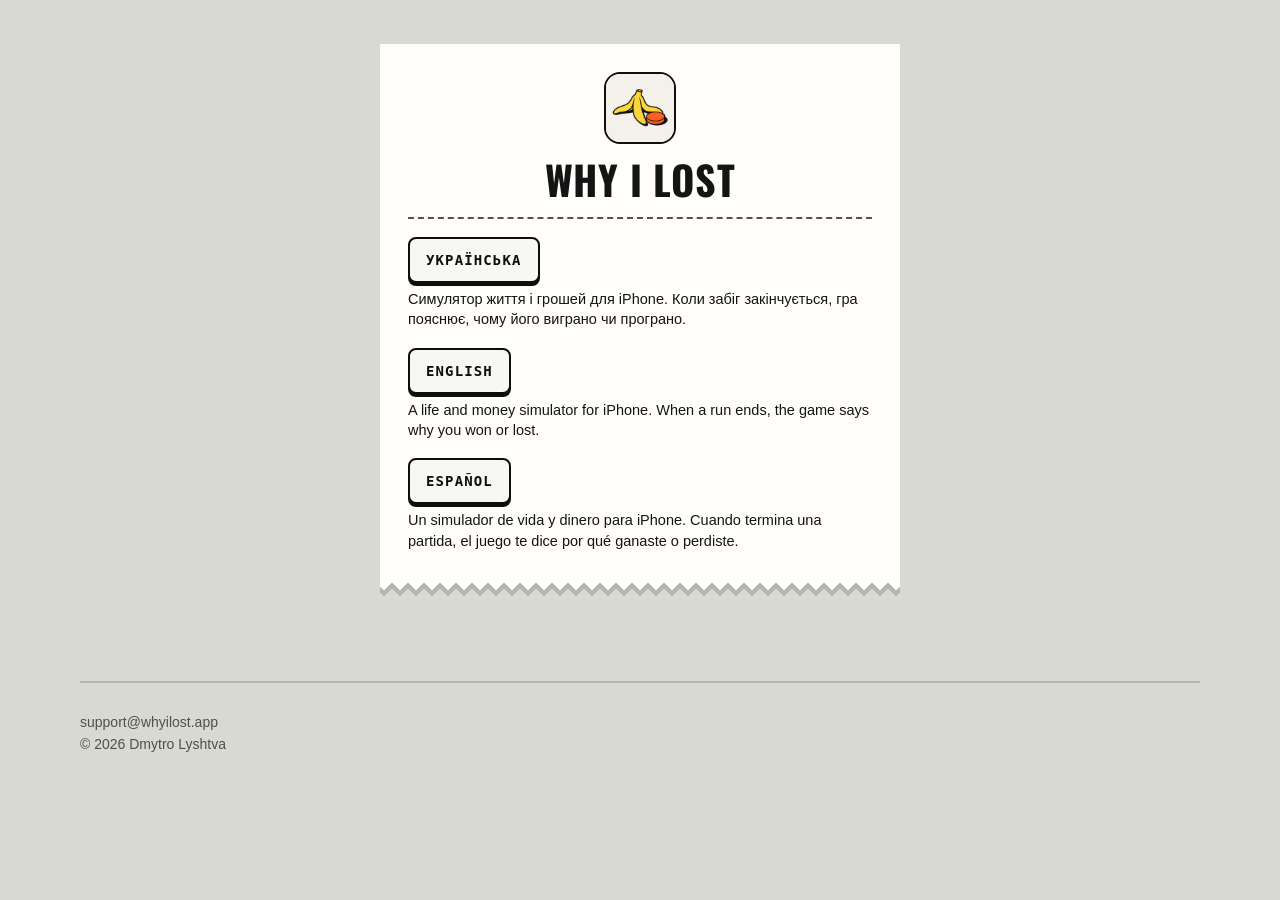
<file: index.html>
<!doctype html>
<html lang="en">
<head>
<meta charset="utf-8">
<meta name="viewport" content="width=device-width, initial-scale=1">
<title>Why I Lost</title>
<meta name="description" content="A life and money simulator for iPhone. When a run ends, the game says why you won or lost.">
<meta name="apple-itunes-app" content="app-id=6823643422">
<meta name="theme-color" content="#D9D9D4" media="(prefers-color-scheme: light)">
<meta name="theme-color" content="#0C0C0C" media="(prefers-color-scheme: dark)">
<link rel="icon" type="image/png" href="/img/icon-96.png">
<link rel="apple-touch-icon" href="/img/apple-touch-icon.png">
<link rel="preload" href="/fonts/Oswald-Variable.woff" as="font" type="font/woff" crossorigin>
<link rel="stylesheet" href="/pult.css">
<link rel="canonical" href="https://whyilost.app/">
<link rel="alternate" hreflang="uk" href="https://whyilost.app/uk/">
<link rel="alternate" hreflang="en" href="https://whyilost.app/en/">
<link rel="alternate" hreflang="es" href="https://whyilost.app/es/">
<link rel="alternate" hreflang="x-default" href="https://whyilost.app/">
<meta property="og:type" content="website">
<meta property="og:site_name" content="Why I Lost">
<meta property="og:title" content="Why I Lost">
<meta property="og:description" content="A life and money simulator for iPhone. When a run ends, the game says why you won or lost.">
<meta property="og:url" content="https://whyilost.app/">
<meta property="og:image" content="https://whyilost.app/img/og-en.png">
<meta property="og:image:width" content="1200">
<meta property="og:image:height" content="630">
<meta property="og:locale" content="en_US">
<meta name="twitter:card" content="summary_large_image">
</head>
<body>
<div class="page">
<main class="choose">
<div class="receipt"><div class="paper">
<p class="receipt-no" style="display:flex;justify-content:center"><span class="tile" style="width:72px;height:72px;border-radius:16px"><img src="/img/icon-192.png" alt="" width="72" height="72"></span></p>
<h1 style="margin-top:14px">Why I Lost</h1>
<hr class="rule">
<ul>
<li lang="uk"><a class="key" href="/uk/" hreflang="uk">УКРАЇНСЬКА</a><span>Симулятор життя і грошей для iPhone. Коли забіг закінчується, гра пояснює, чому його виграно чи програно.</span></li>
<li lang="en"><a class="key" href="/en/" hreflang="en">ENGLISH</a><span>A life and money simulator for iPhone. When a run ends, the game says why you won or lost.</span></li>
<li lang="es"><a class="key" href="/es/" hreflang="es">ESPAÑOL</a><span>Un simulador de vida y dinero para iPhone. Cuando termina una partida, el juego te dice por qué ganaste o perdiste.</span></li>
</ul>
</div></div>
</main>
<footer class="foot">
<p>support@whyilost.app<br>© 2026 Dmytro Lyshtva</p>
</footer>
</div>
</body>
</html>
</file>
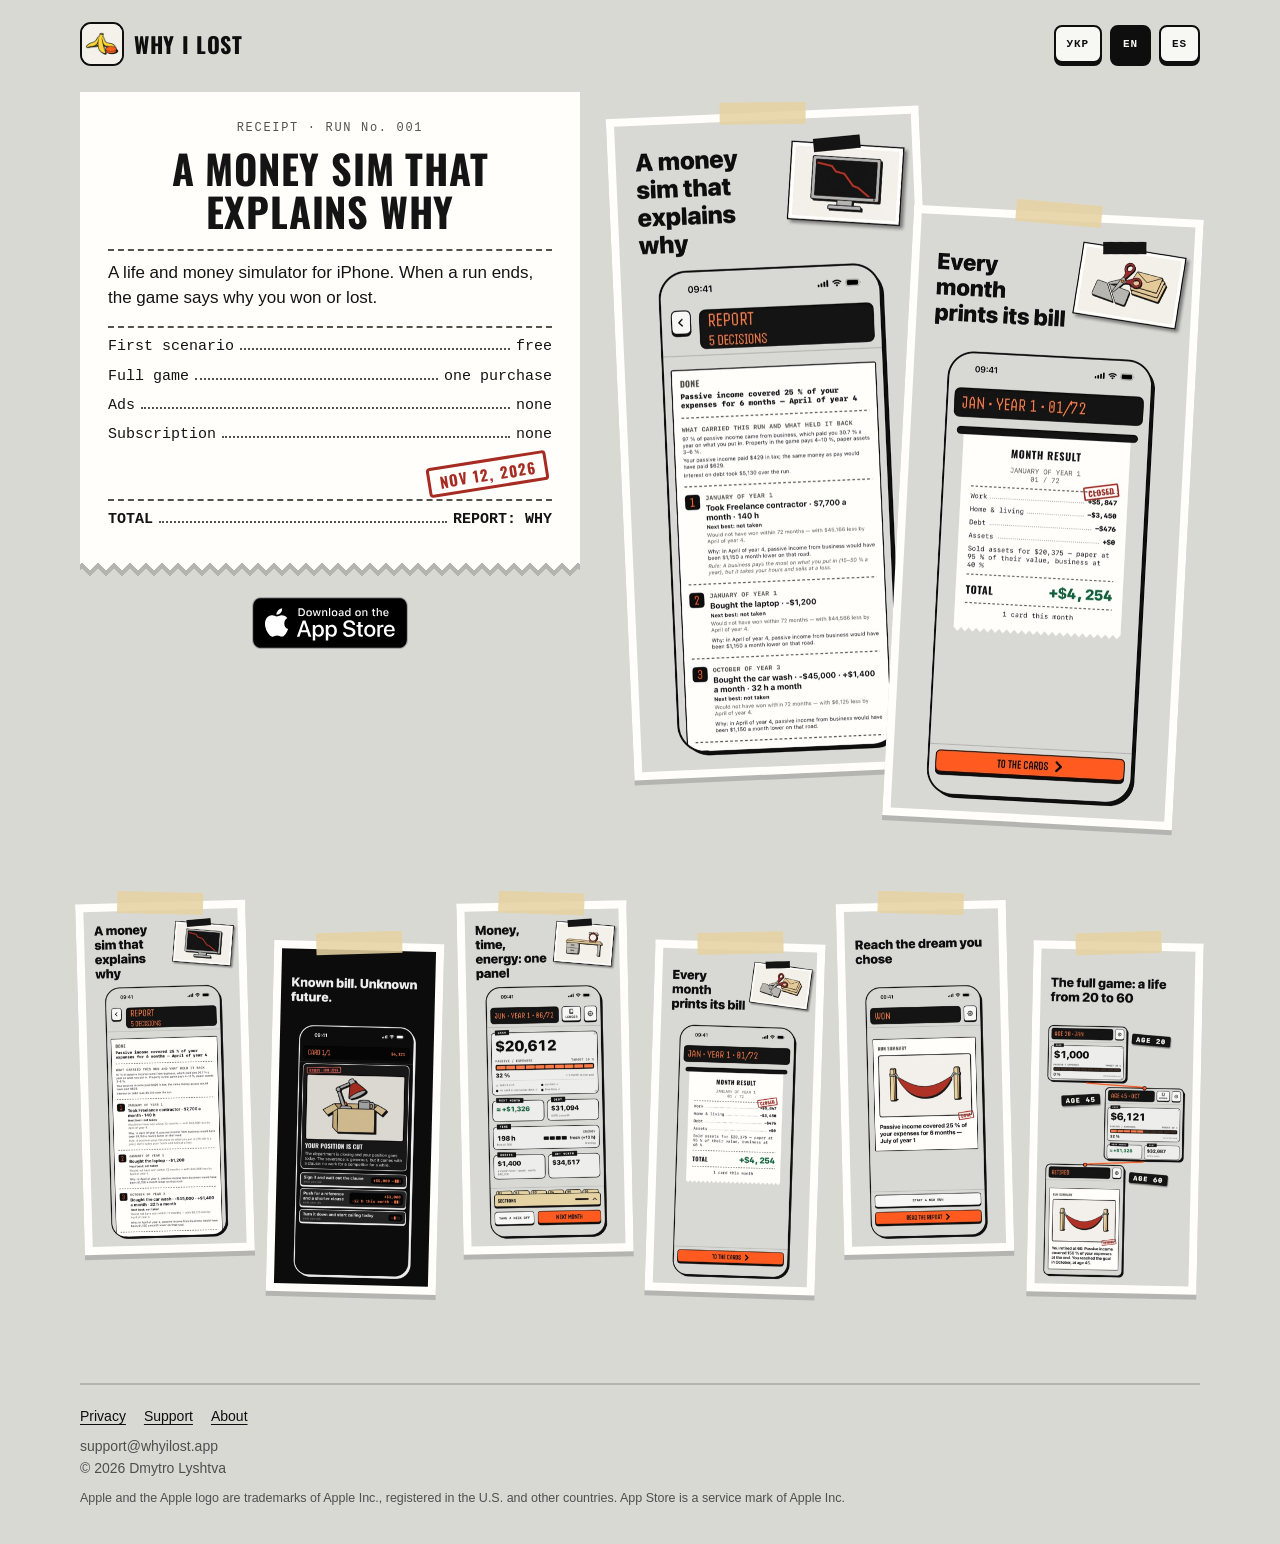
<file: en/index.html>
<!doctype html>
<html lang="en">
<head>
<meta charset="utf-8">
<meta name="viewport" content="width=device-width, initial-scale=1">
<title>Why I Lost · A money sim that explains why</title>
<meta name="description" content="Why I Lost is a life and money simulator for iPhone. When a run ends, the game says why you won or lost. The first scenario is free.">
<meta name="apple-itunes-app" content="app-id=6823643422">
<meta name="theme-color" content="#D9D9D4" media="(prefers-color-scheme: light)">
<meta name="theme-color" content="#0C0C0C" media="(prefers-color-scheme: dark)">
<link rel="icon" type="image/png" href="/img/icon-96.png">
<link rel="apple-touch-icon" href="/img/apple-touch-icon.png">
<link rel="preload" href="/fonts/Oswald-Variable.woff" as="font" type="font/woff" crossorigin>
<link rel="stylesheet" href="/pult.css">
<link rel="canonical" href="https://whyilost.app/en/">
<link rel="alternate" hreflang="uk" href="https://whyilost.app/uk/">
<link rel="alternate" hreflang="en" href="https://whyilost.app/en/">
<link rel="alternate" hreflang="es" href="https://whyilost.app/es/">
<link rel="alternate" hreflang="x-default" href="https://whyilost.app/">
<meta property="og:type" content="website">
<meta property="og:site_name" content="Why I Lost">
<meta property="og:title" content="Why I Lost · A money sim that explains why">
<meta property="og:description" content="Why I Lost is a life and money simulator for iPhone. When a run ends, the game says why you won or lost. The first scenario is free.">
<meta property="og:url" content="https://whyilost.app/en/">
<meta property="og:image" content="https://whyilost.app/img/og-en.png">
<meta property="og:image:width" content="1200">
<meta property="og:image:height" content="630">
<meta property="og:locale" content="en_US">
<meta name="twitter:card" content="summary_large_image">
</head>
<body>
<div class="page">
<header class="top">
<a class="brand" href="/en/"><span class="tile"><img src="/img/icon-96.png" alt="" width="44" height="44"></span><span>Why I Lost</span></a>
<nav class="keys" aria-label="Language">
<a class="key" href="/uk/" lang="uk" hreflang="uk" aria-label="Українська">УКР</a>
<a class="key" href="/en/" lang="en" hreflang="en" aria-label="English" aria-current="page">EN</a>
<a class="key" href="/es/" lang="es" hreflang="es" aria-label="Español">ES</a>
</nav>
</header>
<main>
<div class="hero">
<div class="receipt-col">
<div class="receipt"><div class="paper">
<p class="receipt-no">RECEIPT · RUN No. 001</p>
<h1>A money sim that explains why</h1>
<hr class="rule">
<p class="pitch">A life and money simulator for iPhone. When a run ends, the game says why you won or lost.</p>
<hr class="rule">
<dl class="lines">
<div class="row"><dt>First scenario</dt><i aria-hidden="true"></i><dd>free</dd></div>
<div class="row"><dt>Full game</dt><i aria-hidden="true"></i><dd>one purchase</dd></div>
<div class="row"><dt>Ads</dt><i aria-hidden="true"></i><dd>none</dd></div>
<div class="row"><dt>Subscription</dt><i aria-hidden="true"></i><dd>none</dd></div>
</dl>
<p class="stamp">Nov 12, 2026</p>
<hr class="rule">
<dl class="lines">
<div class="row total"><dt>TOTAL</dt><i aria-hidden="true"></i><dd>REPORT: WHY</dd></div>
</dl>
</div></div>
<!-- store -->
<div class="store" data-state="download">
<a class="badge" href="https://apps.apple.com/app/id6823643422"><img src="/img/badge/download-en.svg" alt="Download on the App Store" width="156" height="52"></a>
</div>
<!-- /store -->
</div>
<div class="collage" aria-hidden="true">
<div class="card a"><img class="hero-shot" src="/img/shots/en/01-report.jpg" alt="" width="520" height="1130" loading="lazy"></div>
<div class="card b"><img class="hero-shot" src="/img/shots/en/04-receipt.jpg" alt="" width="520" height="1130" loading="lazy"></div>
</div>
</div>
<section class="shots" aria-label="Screens from the game">
<ul class="cards">
<li><figure class="card" style="margin:0"><img src="/img/shots/en/01-report.jpg" alt="A money sim that explains why" width="520" height="1130" loading="lazy"></figure></li>
<li><figure class="card" style="margin:0"><img src="/img/shots/en/02-card.jpg" alt="Known bill. Unknown future." width="520" height="1130" loading="lazy"></figure></li>
<li><figure class="card" style="margin:0"><img src="/img/shots/en/03-hub.jpg" alt="Money, time, energy: one panel" width="520" height="1130" loading="lazy"></figure></li>
<li><figure class="card" style="margin:0"><img src="/img/shots/en/04-receipt.jpg" alt="Every month prints its bill" width="520" height="1130" loading="lazy"></figure></li>
<li><figure class="card" style="margin:0"><img src="/img/shots/en/05-ending.jpg" alt="Reach the dream you chose" width="520" height="1130" loading="lazy"></figure></li>
<li><figure class="card" style="margin:0"><img src="/img/shots/en/06-fullGame.jpg" alt="The full game: a life from 20 to 60" width="520" height="1130" loading="lazy"></figure></li>
</ul>
</section>
</main>
<footer class="foot">
<nav aria-label="Pages"><a href="/en/privacy/">Privacy</a><a href="/en/support/">Support</a><a href="/en/about/">About</a></nav>
<p>support@whyilost.app<br>© 2026 Dmytro Lyshtva</p>
<p class="credit">Apple and the Apple logo are trademarks of Apple Inc., registered in the U.S. and other countries. App Store is a service mark of Apple Inc.</p>
</footer>
</div>
</body>
</html>
</file>
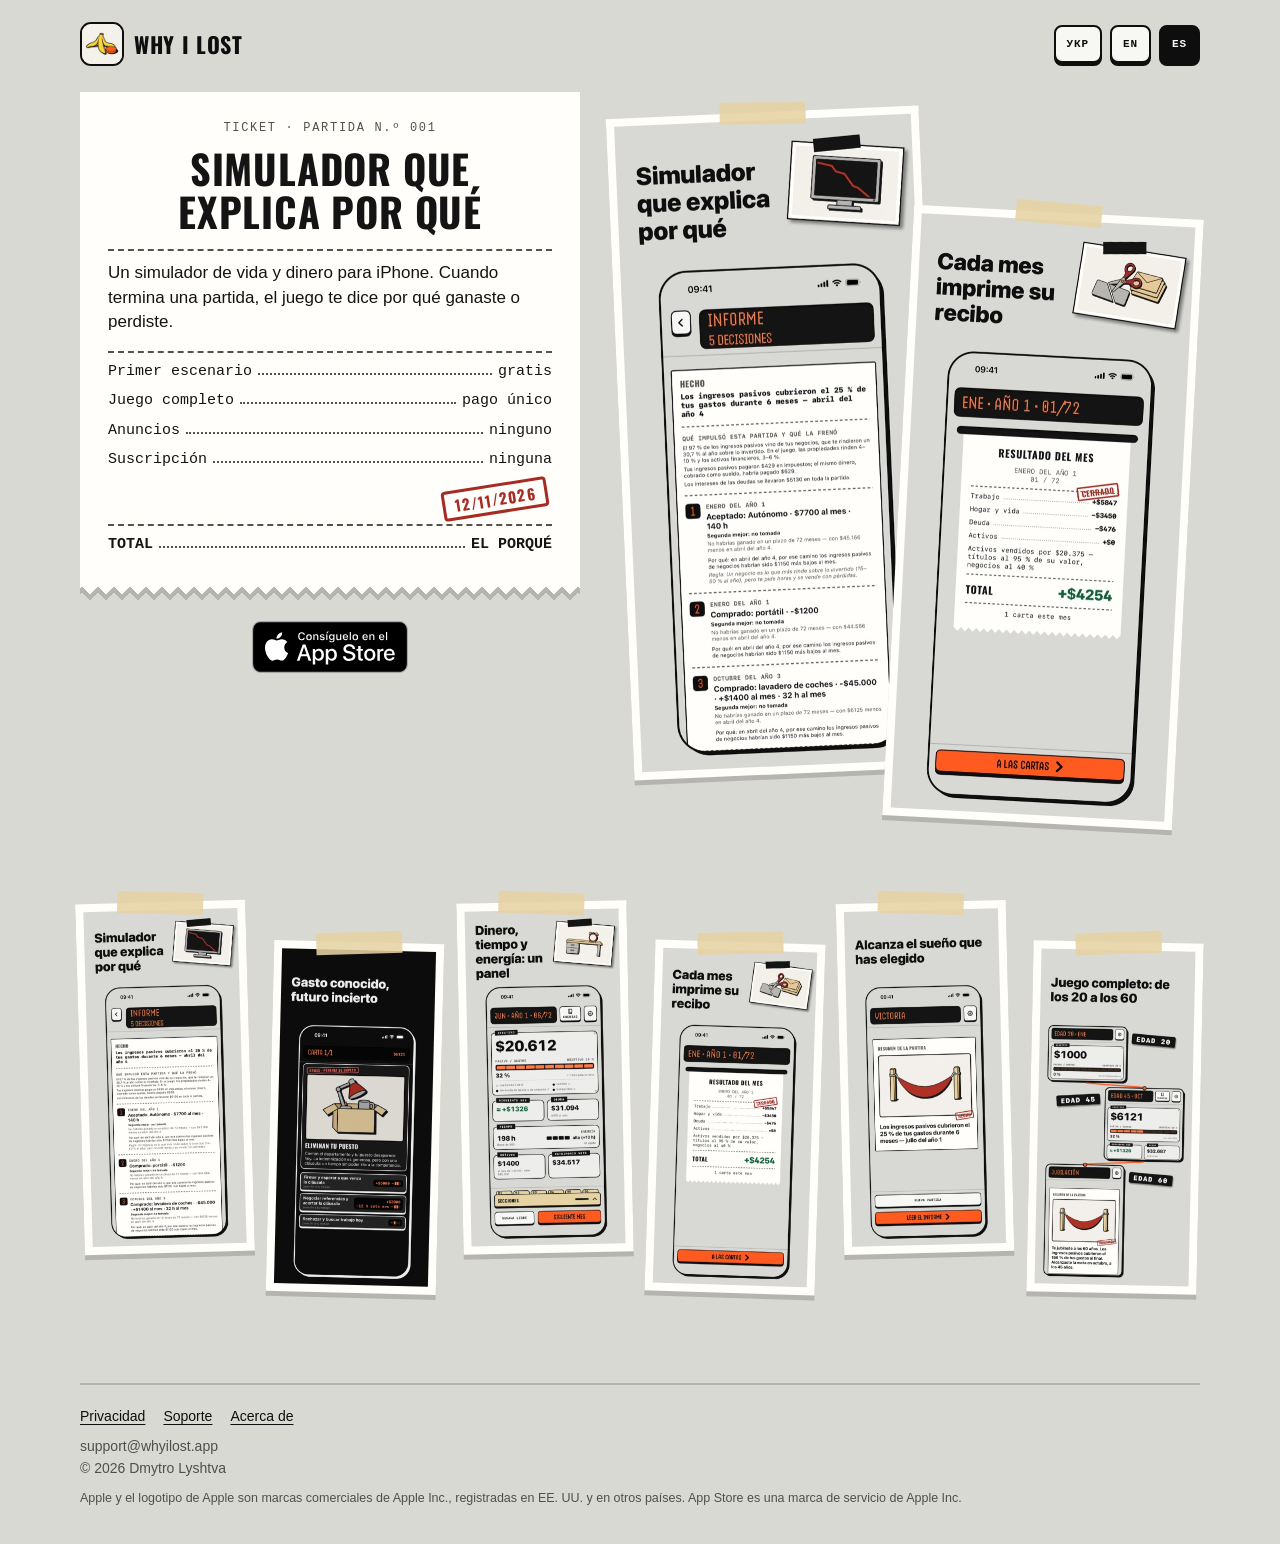
<file: es/index.html>
<!doctype html>
<html lang="es">
<head>
<meta charset="utf-8">
<meta name="viewport" content="width=device-width, initial-scale=1">
<title>Why I Lost · Simulador que explica por qué</title>
<meta name="description" content="Why I Lost es un simulador de vida y dinero para iPhone. Cuando termina una partida, el juego te dice por qué ganaste o perdiste. El primer escenario es gratis.">
<meta name="apple-itunes-app" content="app-id=6823643422">
<meta name="theme-color" content="#D9D9D4" media="(prefers-color-scheme: light)">
<meta name="theme-color" content="#0C0C0C" media="(prefers-color-scheme: dark)">
<link rel="icon" type="image/png" href="/img/icon-96.png">
<link rel="apple-touch-icon" href="/img/apple-touch-icon.png">
<link rel="preload" href="/fonts/Oswald-Variable.woff" as="font" type="font/woff" crossorigin>
<link rel="stylesheet" href="/pult.css">
<link rel="canonical" href="https://whyilost.app/es/">
<link rel="alternate" hreflang="uk" href="https://whyilost.app/uk/">
<link rel="alternate" hreflang="en" href="https://whyilost.app/en/">
<link rel="alternate" hreflang="es" href="https://whyilost.app/es/">
<link rel="alternate" hreflang="x-default" href="https://whyilost.app/">
<meta property="og:type" content="website">
<meta property="og:site_name" content="Why I Lost">
<meta property="og:title" content="Why I Lost · Simulador que explica por qué">
<meta property="og:description" content="Why I Lost es un simulador de vida y dinero para iPhone. Cuando termina una partida, el juego te dice por qué ganaste o perdiste. El primer escenario es gratis.">
<meta property="og:url" content="https://whyilost.app/es/">
<meta property="og:image" content="https://whyilost.app/img/og-es.png">
<meta property="og:image:width" content="1200">
<meta property="og:image:height" content="630">
<meta property="og:locale" content="es_ES">
<meta name="twitter:card" content="summary_large_image">
</head>
<body>
<div class="page">
<header class="top">
<a class="brand" href="/es/"><span class="tile"><img src="/img/icon-96.png" alt="" width="44" height="44"></span><span>Why I Lost</span></a>
<nav class="keys" aria-label="Idioma">
<a class="key" href="/uk/" lang="uk" hreflang="uk" aria-label="Українська">УКР</a>
<a class="key" href="/en/" lang="en" hreflang="en" aria-label="English">EN</a>
<a class="key" href="/es/" lang="es" hreflang="es" aria-label="Español" aria-current="page">ES</a>
</nav>
</header>
<main>
<div class="hero">
<div class="receipt-col">
<div class="receipt"><div class="paper">
<p class="receipt-no">TICKET · PARTIDA N.º 001</p>
<h1>Simulador que explica por qué</h1>
<hr class="rule">
<p class="pitch">Un simulador de vida y dinero para iPhone. Cuando termina una partida, el juego te dice por qué ganaste o perdiste.</p>
<hr class="rule">
<dl class="lines">
<div class="row"><dt>Primer escenario</dt><i aria-hidden="true"></i><dd>gratis</dd></div>
<div class="row"><dt>Juego completo</dt><i aria-hidden="true"></i><dd>pago único</dd></div>
<div class="row"><dt>Anuncios</dt><i aria-hidden="true"></i><dd>ninguno</dd></div>
<div class="row"><dt>Suscripción</dt><i aria-hidden="true"></i><dd>ninguna</dd></div>
</dl>
<p class="stamp">12/11/2026</p>
<hr class="rule">
<dl class="lines">
<div class="row total"><dt>TOTAL</dt><i aria-hidden="true"></i><dd>EL PORQUÉ</dd></div>
</dl>
</div></div>
<!-- store -->
<div class="store" data-state="download">
<a class="badge" href="https://apps.apple.com/app/id6823643422"><img src="/img/badge/download-es.svg" alt="Consíguelo en el App Store" width="156" height="52"></a>
</div>
<!-- /store -->
</div>
<div class="collage" aria-hidden="true">
<div class="card a"><img class="hero-shot" src="/img/shots/es/01-report.jpg" alt="" width="520" height="1130" loading="lazy"></div>
<div class="card b"><img class="hero-shot" src="/img/shots/es/04-receipt.jpg" alt="" width="520" height="1130" loading="lazy"></div>
</div>
</div>
<section class="shots" aria-label="Capturas de pantalla">
<ul class="cards">
<li><figure class="card" style="margin:0"><img src="/img/shots/es/01-report.jpg" alt="Simulador que explica por qué" width="520" height="1130" loading="lazy"></figure></li>
<li><figure class="card" style="margin:0"><img src="/img/shots/es/02-card.jpg" alt="Gasto conocido, futuro incierto" width="520" height="1130" loading="lazy"></figure></li>
<li><figure class="card" style="margin:0"><img src="/img/shots/es/03-hub.jpg" alt="Dinero, tiempo y energía: un panel" width="520" height="1130" loading="lazy"></figure></li>
<li><figure class="card" style="margin:0"><img src="/img/shots/es/04-receipt.jpg" alt="Cada mes imprime su recibo" width="520" height="1130" loading="lazy"></figure></li>
<li><figure class="card" style="margin:0"><img src="/img/shots/es/05-ending.jpg" alt="Alcanza el sueño que has elegido" width="520" height="1130" loading="lazy"></figure></li>
<li><figure class="card" style="margin:0"><img src="/img/shots/es/06-fullGame.jpg" alt="Juego completo: de los 20 a los 60" width="520" height="1130" loading="lazy"></figure></li>
</ul>
</section>
</main>
<footer class="foot">
<nav aria-label="Páginas"><a href="/es/privacy/">Privacidad</a><a href="/es/support/">Soporte</a><a href="/es/about/">Acerca de</a></nav>
<p>support@whyilost.app<br>© 2026 Dmytro Lyshtva</p>
<p class="credit">Apple y el logotipo de Apple son marcas comerciales de Apple Inc., registradas en EE. UU. y en otros países. App Store es una marca de servicio de Apple Inc.</p>
</footer>
</div>
</body>
</html>
</file>
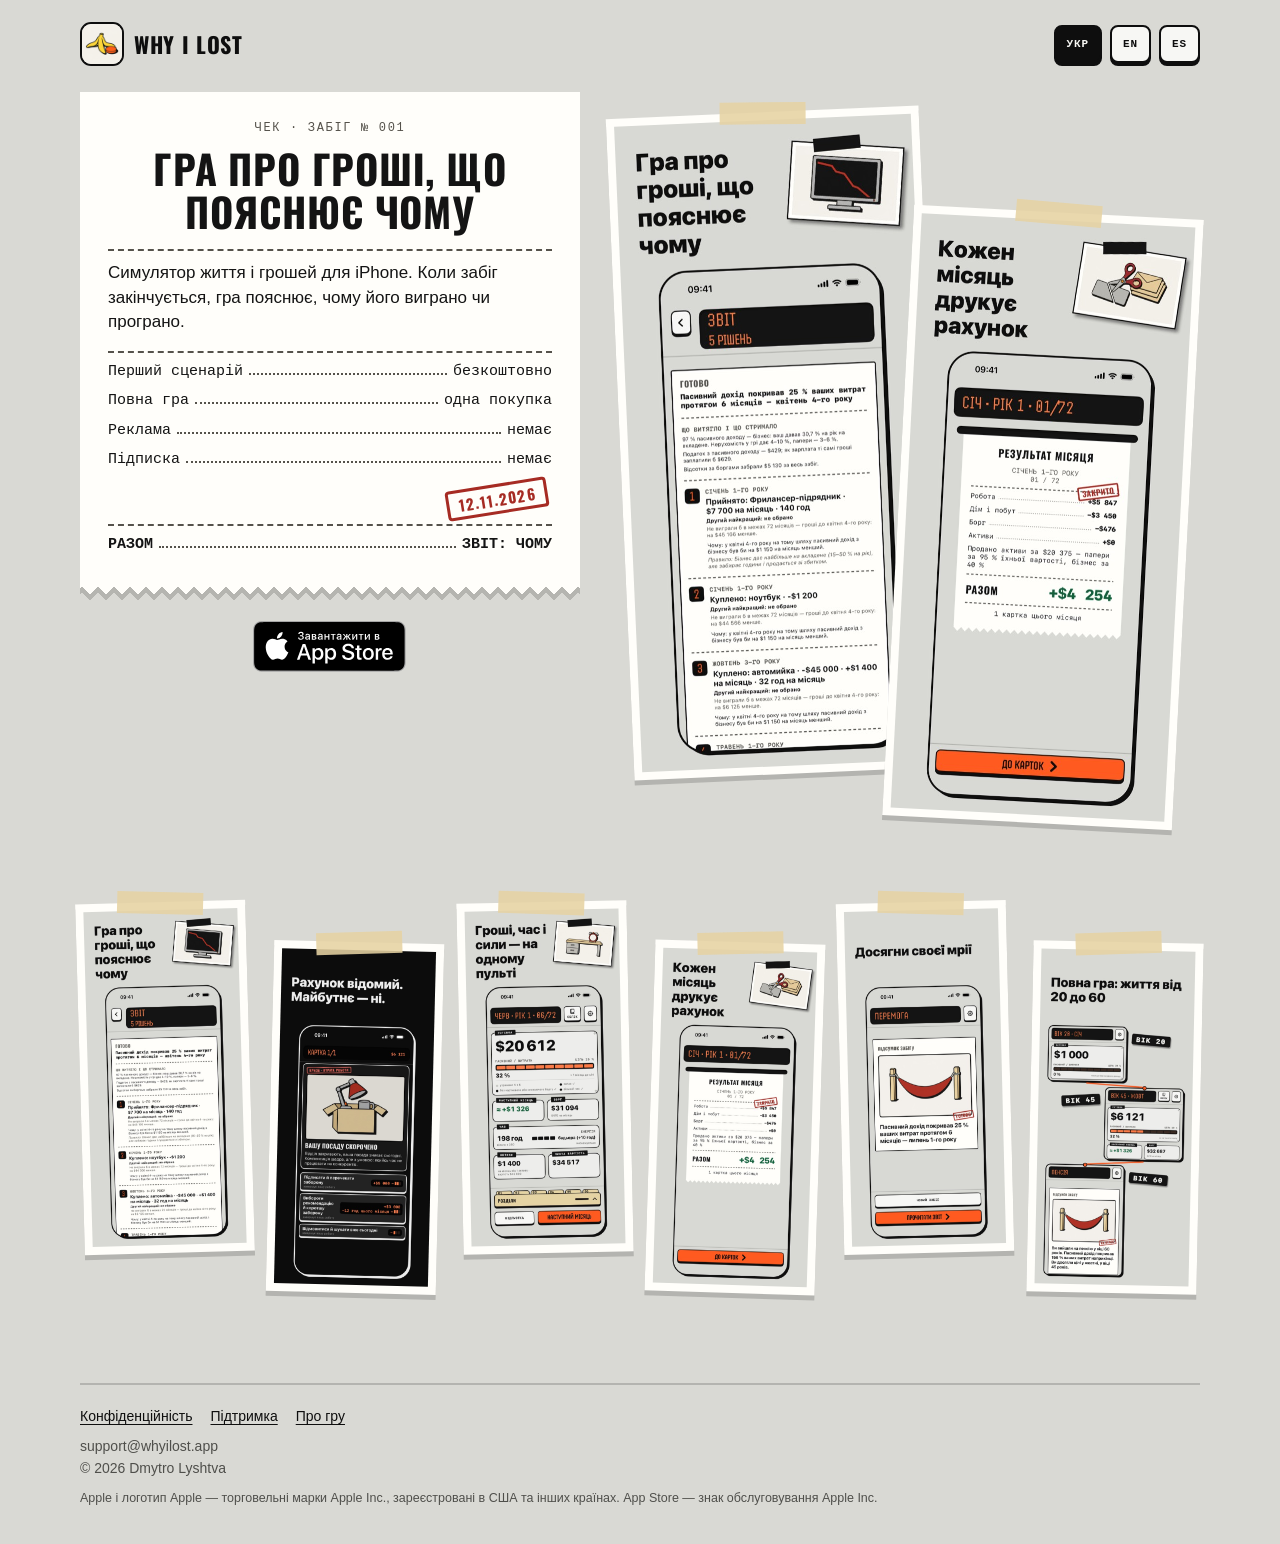
<file: uk/index.html>
<!doctype html>
<html lang="uk">
<head>
<meta charset="utf-8">
<meta name="viewport" content="width=device-width, initial-scale=1">
<title>Why I Lost · Гра про гроші, що пояснює чому</title>
<meta name="description" content="Why I Lost — симулятор життя і грошей для iPhone. Коли забіг закінчується, гра пояснює, чому його виграно чи програно. Перший сценарій безкоштовно.">
<meta name="apple-itunes-app" content="app-id=6823643422">
<meta name="theme-color" content="#D9D9D4" media="(prefers-color-scheme: light)">
<meta name="theme-color" content="#0C0C0C" media="(prefers-color-scheme: dark)">
<link rel="icon" type="image/png" href="/img/icon-96.png">
<link rel="apple-touch-icon" href="/img/apple-touch-icon.png">
<link rel="preload" href="/fonts/Oswald-Variable.woff" as="font" type="font/woff" crossorigin>
<link rel="stylesheet" href="/pult.css">
<link rel="canonical" href="https://whyilost.app/uk/">
<link rel="alternate" hreflang="uk" href="https://whyilost.app/uk/">
<link rel="alternate" hreflang="en" href="https://whyilost.app/en/">
<link rel="alternate" hreflang="es" href="https://whyilost.app/es/">
<link rel="alternate" hreflang="x-default" href="https://whyilost.app/">
<meta property="og:type" content="website">
<meta property="og:site_name" content="Why I Lost">
<meta property="og:title" content="Why I Lost · Гра про гроші, що пояснює чому">
<meta property="og:description" content="Why I Lost — симулятор життя і грошей для iPhone. Коли забіг закінчується, гра пояснює, чому його виграно чи програно. Перший сценарій безкоштовно.">
<meta property="og:url" content="https://whyilost.app/uk/">
<meta property="og:image" content="https://whyilost.app/img/og-uk.png">
<meta property="og:image:width" content="1200">
<meta property="og:image:height" content="630">
<meta property="og:locale" content="uk_UA">
<meta name="twitter:card" content="summary_large_image">
</head>
<body>
<div class="page">
<header class="top">
<a class="brand" href="/uk/"><span class="tile"><img src="/img/icon-96.png" alt="" width="44" height="44"></span><span>Why I Lost</span></a>
<nav class="keys" aria-label="Мова">
<a class="key" href="/uk/" lang="uk" hreflang="uk" aria-label="Українська" aria-current="page">УКР</a>
<a class="key" href="/en/" lang="en" hreflang="en" aria-label="English">EN</a>
<a class="key" href="/es/" lang="es" hreflang="es" aria-label="Español">ES</a>
</nav>
</header>
<main>
<div class="hero">
<div class="receipt-col">
<div class="receipt"><div class="paper">
<p class="receipt-no">ЧЕК · ЗАБІГ № 001</p>
<h1>Гра про гроші, що пояснює чому</h1>
<hr class="rule">
<p class="pitch">Симулятор життя і грошей для iPhone. Коли забіг закінчується, гра пояснює, чому його виграно чи програно.</p>
<hr class="rule">
<dl class="lines">
<div class="row"><dt>Перший сценарій</dt><i aria-hidden="true"></i><dd>безкоштовно</dd></div>
<div class="row"><dt>Повна гра</dt><i aria-hidden="true"></i><dd>одна покупка</dd></div>
<div class="row"><dt>Реклама</dt><i aria-hidden="true"></i><dd>немає</dd></div>
<div class="row"><dt>Підписка</dt><i aria-hidden="true"></i><dd>немає</dd></div>
</dl>
<p class="stamp">12.11.2026</p>
<hr class="rule">
<dl class="lines">
<div class="row total"><dt>РАЗОМ</dt><i aria-hidden="true"></i><dd>ЗВІТ: ЧОМУ</dd></div>
</dl>
</div></div>
<!-- store -->
<div class="store" data-state="download">
<a class="badge" href="https://apps.apple.com/app/id6823643422"><img src="/img/badge/download-uk.svg" alt="Завантажити в App Store" width="153" height="52"></a>
</div>
<!-- /store -->
</div>
<div class="collage" aria-hidden="true">
<div class="card a"><img class="hero-shot" src="/img/shots/uk/01-report.jpg" alt="" width="520" height="1130" loading="lazy"></div>
<div class="card b"><img class="hero-shot" src="/img/shots/uk/04-receipt.jpg" alt="" width="520" height="1130" loading="lazy"></div>
</div>
</div>
<section class="shots" aria-label="Екрани гри">
<ul class="cards">
<li><figure class="card" style="margin:0"><img src="/img/shots/uk/01-report.jpg" alt="Гра про гроші, що пояснює чому" width="520" height="1130" loading="lazy"></figure></li>
<li><figure class="card" style="margin:0"><img src="/img/shots/uk/02-card.jpg" alt="Рахунок відомий. Майбутнє — ні." width="520" height="1130" loading="lazy"></figure></li>
<li><figure class="card" style="margin:0"><img src="/img/shots/uk/03-hub.jpg" alt="Гроші, час і сили — на одному пульті" width="520" height="1130" loading="lazy"></figure></li>
<li><figure class="card" style="margin:0"><img src="/img/shots/uk/04-receipt.jpg" alt="Кожен місяць друкує рахунок" width="520" height="1130" loading="lazy"></figure></li>
<li><figure class="card" style="margin:0"><img src="/img/shots/uk/05-ending.jpg" alt="Досягни своєї мрії" width="520" height="1130" loading="lazy"></figure></li>
<li><figure class="card" style="margin:0"><img src="/img/shots/uk/06-fullGame.jpg" alt="Повна гра: життя від 20 до 60" width="520" height="1130" loading="lazy"></figure></li>
</ul>
</section>
</main>
<footer class="foot">
<nav aria-label="Сторінки"><a href="/uk/privacy/">Конфіденційність</a><a href="/uk/support/">Підтримка</a><a href="/uk/about/">Про гру</a></nav>
<p>support@whyilost.app<br>© 2026 Dmytro Lyshtva</p>
<p class="credit">Apple і логотип Apple — торговельні марки Apple Inc., зареєстровані в США та інших країнах. App Store — знак обслуговування Apple Inc.</p>
</footer>
</div>
</body>
</html>
</file>
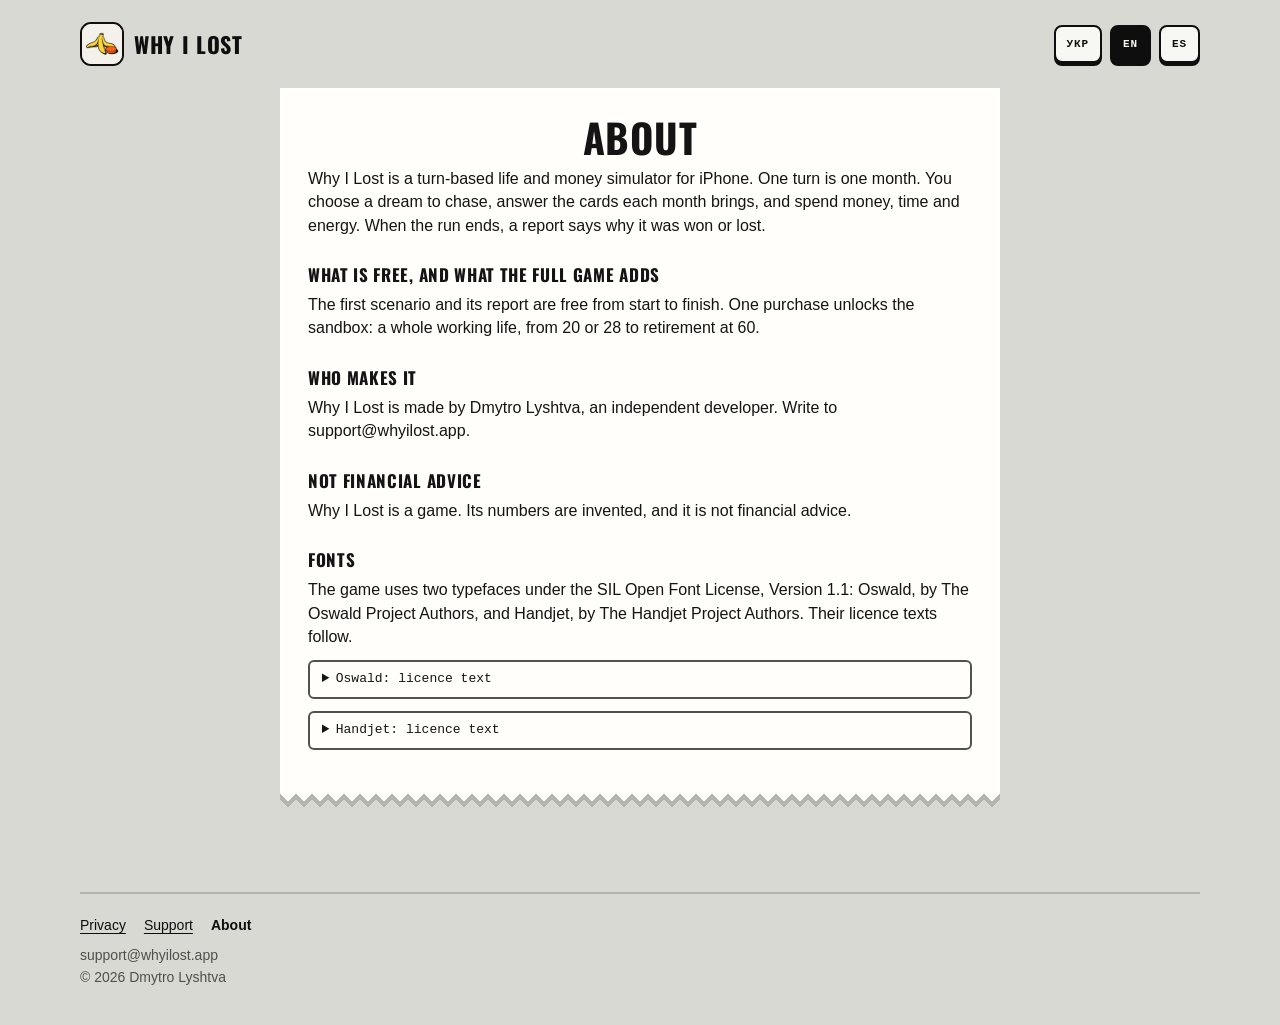
<file: en/about/index.html>
<!doctype html>
<html lang="en">
<head>
<meta charset="utf-8">
<meta name="viewport" content="width=device-width, initial-scale=1">
<title>About · Why I Lost</title>
<meta name="description" content="Why I Lost, a turn-based life and money simulator for iPhone, made by Dmytro Lyshtva.">
<meta name="theme-color" content="#D9D9D4" media="(prefers-color-scheme: light)">
<meta name="theme-color" content="#0C0C0C" media="(prefers-color-scheme: dark)">
<link rel="icon" type="image/png" href="/img/icon-96.png">
<link rel="apple-touch-icon" href="/img/apple-touch-icon.png">
<link rel="preload" href="/fonts/Oswald-Variable.woff" as="font" type="font/woff" crossorigin>
<link rel="stylesheet" href="/pult.css">
<link rel="alternate" hreflang="en" href="https://whyilost.app/en/about/">
<link rel="alternate" hreflang="uk" href="https://whyilost.app/uk/about/">
<link rel="alternate" hreflang="es" href="https://whyilost.app/es/about/">
<link rel="alternate" hreflang="x-default" href="https://whyilost.app/en/about/">
</head>
<body>
<div class="page">
<header class="top">
<a class="brand" href="/en/"><span class="tile"><img src="/img/icon-96.png" alt="" width="44" height="44"></span><span>Why I Lost</span></a>
<nav class="keys" aria-label="Language">
<a class="key" href="/uk/about/" lang="uk" hreflang="uk" aria-label="Українська">УКР</a>
<a class="key" href="/en/about/" lang="en" hreflang="en" aria-label="English" aria-current="page">EN</a>
<a class="key" href="/es/about/" lang="es" hreflang="es" aria-label="Español">ES</a>
</nav>
</header>
<main class="sheet-wrap">
<div class="receipt"><div class="paper sheet">
<h1>About</h1>
<p>Why I Lost is a turn-based life and money simulator for iPhone. One turn is one month. You choose a dream to chase, answer the cards each month brings, and spend money, time and energy. When the run ends, a report says why it was won or lost.</p>
<h2>What is free, and what the full game adds</h2>
<p>The first scenario and its report are free from start to finish. One purchase unlocks the sandbox: a whole working life, from 20 or 28 to retirement at 60.</p>
<h2>Who makes it</h2>
<p>Why I Lost is made by Dmytro Lyshtva, an independent developer. Write to support@whyilost.app.</p>
<h2>Not financial advice</h2>
<p>Why I Lost is a game. Its numbers are invented, and it is not financial advice.</p>
<h2>Fonts</h2>
<p>The game uses two typefaces under the SIL Open Font License, Version 1.1: Oswald, by The Oswald Project Authors, and Handjet, by The Handjet Project Authors. Their licence texts follow.</p>
<details>
<summary>Oswald: licence text</summary>
<pre>Copyright 2016 The Oswald Project Authors (https://github.com/googlefonts/OswaldFont)

This Font Software is licensed under the SIL Open Font License, Version 1.1.
This license is copied below, and is also available with a FAQ at:
https://scripts.sil.org/OFL


-----------------------------------------------------------
SIL OPEN FONT LICENSE Version 1.1 - 26 February 2007
-----------------------------------------------------------

PREAMBLE
The goals of the Open Font License (OFL) are to stimulate worldwide
development of collaborative font projects, to support the font creation
efforts of academic and linguistic communities, and to provide a free and
open framework in which fonts may be shared and improved in partnership
with others.

The OFL allows the licensed fonts to be used, studied, modified and
redistributed freely as long as they are not sold by themselves. The
fonts, including any derivative works, can be bundled, embedded, 
redistributed and/or sold with any software provided that any reserved
names are not used by derivative works. The fonts and derivatives,
however, cannot be released under any other type of license. The
requirement for fonts to remain under this license does not apply
to any document created using the fonts or their derivatives.

DEFINITIONS
&quot;Font Software&quot; refers to the set of files released by the Copyright
Holder(s) under this license and clearly marked as such. This may
include source files, build scripts and documentation.

&quot;Reserved Font Name&quot; refers to any names specified as such after the
copyright statement(s).

&quot;Original Version&quot; refers to the collection of Font Software components as
distributed by the Copyright Holder(s).

&quot;Modified Version&quot; refers to any derivative made by adding to, deleting,
or substituting -- in part or in whole -- any of the components of the
Original Version, by changing formats or by porting the Font Software to a
new environment.

&quot;Author&quot; refers to any designer, engineer, programmer, technical
writer or other person who contributed to the Font Software.

PERMISSION &amp; CONDITIONS
Permission is hereby granted, free of charge, to any person obtaining
a copy of the Font Software, to use, study, copy, merge, embed, modify,
redistribute, and sell modified and unmodified copies of the Font
Software, subject to the following conditions:

1) Neither the Font Software nor any of its individual components,
in Original or Modified Versions, may be sold by itself.

2) Original or Modified Versions of the Font Software may be bundled,
redistributed and/or sold with any software, provided that each copy
contains the above copyright notice and this license. These can be
included either as stand-alone text files, human-readable headers or
in the appropriate machine-readable metadata fields within text or
binary files as long as those fields can be easily viewed by the user.

3) No Modified Version of the Font Software may use the Reserved Font
Name(s) unless explicit written permission is granted by the corresponding
Copyright Holder. This restriction only applies to the primary font name as
presented to the users.

4) The name(s) of the Copyright Holder(s) or the Author(s) of the Font
Software shall not be used to promote, endorse or advertise any
Modified Version, except to acknowledge the contribution(s) of the
Copyright Holder(s) and the Author(s) or with their explicit written
permission.

5) The Font Software, modified or unmodified, in part or in whole,
must be distributed entirely under this license, and must not be
distributed under any other license. The requirement for fonts to
remain under this license does not apply to any document created
using the Font Software.

TERMINATION
This license becomes null and void if any of the above conditions are
not met.

DISCLAIMER
THE FONT SOFTWARE IS PROVIDED &quot;AS IS&quot;, WITHOUT WARRANTY OF ANY KIND,
EXPRESS OR IMPLIED, INCLUDING BUT NOT LIMITED TO ANY WARRANTIES OF
MERCHANTABILITY, FITNESS FOR A PARTICULAR PURPOSE AND NONINFRINGEMENT
OF COPYRIGHT, PATENT, TRADEMARK, OR OTHER RIGHT. IN NO EVENT SHALL THE
COPYRIGHT HOLDER BE LIABLE FOR ANY CLAIM, DAMAGES OR OTHER LIABILITY,
INCLUDING ANY GENERAL, SPECIAL, INDIRECT, INCIDENTAL, OR CONSEQUENTIAL
DAMAGES, WHETHER IN AN ACTION OF CONTRACT, TORT OR OTHERWISE, ARISING
FROM, OUT OF THE USE OR INABILITY TO USE THE FONT SOFTWARE OR FROM
OTHER DEALINGS IN THE FONT SOFTWARE.</pre>
</details>
<details>
<summary>Handjet: licence text</summary>
<pre>Copyright 2018 The Handjet Project Authors (https://github.com/rosettatype/Handjet/)

This Font Software is licensed under the SIL Open Font License, Version 1.1.
This license is copied below, and is also available with a FAQ at:
https://scripts.sil.org/OFL


-----------------------------------------------------------
SIL OPEN FONT LICENSE Version 1.1 - 26 February 2007
-----------------------------------------------------------

PREAMBLE
The goals of the Open Font License (OFL) are to stimulate worldwide
development of collaborative font projects, to support the font creation
efforts of academic and linguistic communities, and to provide a free and
open framework in which fonts may be shared and improved in partnership
with others.

The OFL allows the licensed fonts to be used, studied, modified and
redistributed freely as long as they are not sold by themselves. The
fonts, including any derivative works, can be bundled, embedded, 
redistributed and/or sold with any software provided that any reserved
names are not used by derivative works. The fonts and derivatives,
however, cannot be released under any other type of license. The
requirement for fonts to remain under this license does not apply
to any document created using the fonts or their derivatives.

DEFINITIONS
&quot;Font Software&quot; refers to the set of files released by the Copyright
Holder(s) under this license and clearly marked as such. This may
include source files, build scripts and documentation.

&quot;Reserved Font Name&quot; refers to any names specified as such after the
copyright statement(s).

&quot;Original Version&quot; refers to the collection of Font Software components as
distributed by the Copyright Holder(s).

&quot;Modified Version&quot; refers to any derivative made by adding to, deleting,
or substituting -- in part or in whole -- any of the components of the
Original Version, by changing formats or by porting the Font Software to a
new environment.

&quot;Author&quot; refers to any designer, engineer, programmer, technical
writer or other person who contributed to the Font Software.

PERMISSION &amp; CONDITIONS
Permission is hereby granted, free of charge, to any person obtaining
a copy of the Font Software, to use, study, copy, merge, embed, modify,
redistribute, and sell modified and unmodified copies of the Font
Software, subject to the following conditions:

1) Neither the Font Software nor any of its individual components,
in Original or Modified Versions, may be sold by itself.

2) Original or Modified Versions of the Font Software may be bundled,
redistributed and/or sold with any software, provided that each copy
contains the above copyright notice and this license. These can be
included either as stand-alone text files, human-readable headers or
in the appropriate machine-readable metadata fields within text or
binary files as long as those fields can be easily viewed by the user.

3) No Modified Version of the Font Software may use the Reserved Font
Name(s) unless explicit written permission is granted by the corresponding
Copyright Holder. This restriction only applies to the primary font name as
presented to the users.

4) The name(s) of the Copyright Holder(s) or the Author(s) of the Font
Software shall not be used to promote, endorse or advertise any
Modified Version, except to acknowledge the contribution(s) of the
Copyright Holder(s) and the Author(s) or with their explicit written
permission.

5) The Font Software, modified or unmodified, in part or in whole,
must be distributed entirely under this license, and must not be
distributed under any other license. The requirement for fonts to
remain under this license does not apply to any document created
using the Font Software.

TERMINATION
This license becomes null and void if any of the above conditions are
not met.

DISCLAIMER
THE FONT SOFTWARE IS PROVIDED &quot;AS IS&quot;, WITHOUT WARRANTY OF ANY KIND,
EXPRESS OR IMPLIED, INCLUDING BUT NOT LIMITED TO ANY WARRANTIES OF
MERCHANTABILITY, FITNESS FOR A PARTICULAR PURPOSE AND NONINFRINGEMENT
OF COPYRIGHT, PATENT, TRADEMARK, OR OTHER RIGHT. IN NO EVENT SHALL THE
COPYRIGHT HOLDER BE LIABLE FOR ANY CLAIM, DAMAGES OR OTHER LIABILITY,
INCLUDING ANY GENERAL, SPECIAL, INDIRECT, INCIDENTAL, OR CONSEQUENTIAL
DAMAGES, WHETHER IN AN ACTION OF CONTRACT, TORT OR OTHERWISE, ARISING
FROM, OUT OF THE USE OR INABILITY TO USE THE FONT SOFTWARE OR FROM
OTHER DEALINGS IN THE FONT SOFTWARE.</pre>
</details>
</div></div>
</main>
<footer class="foot">
<nav aria-label="Pages"><a href="/en/privacy/">Privacy</a><a href="/en/support/">Support</a><a href="/en/about/" aria-current="page">About</a></nav>
<p>support@whyilost.app<br>© 2026 Dmytro Lyshtva</p>
</footer>
</div>
</body>
</html>
</file>
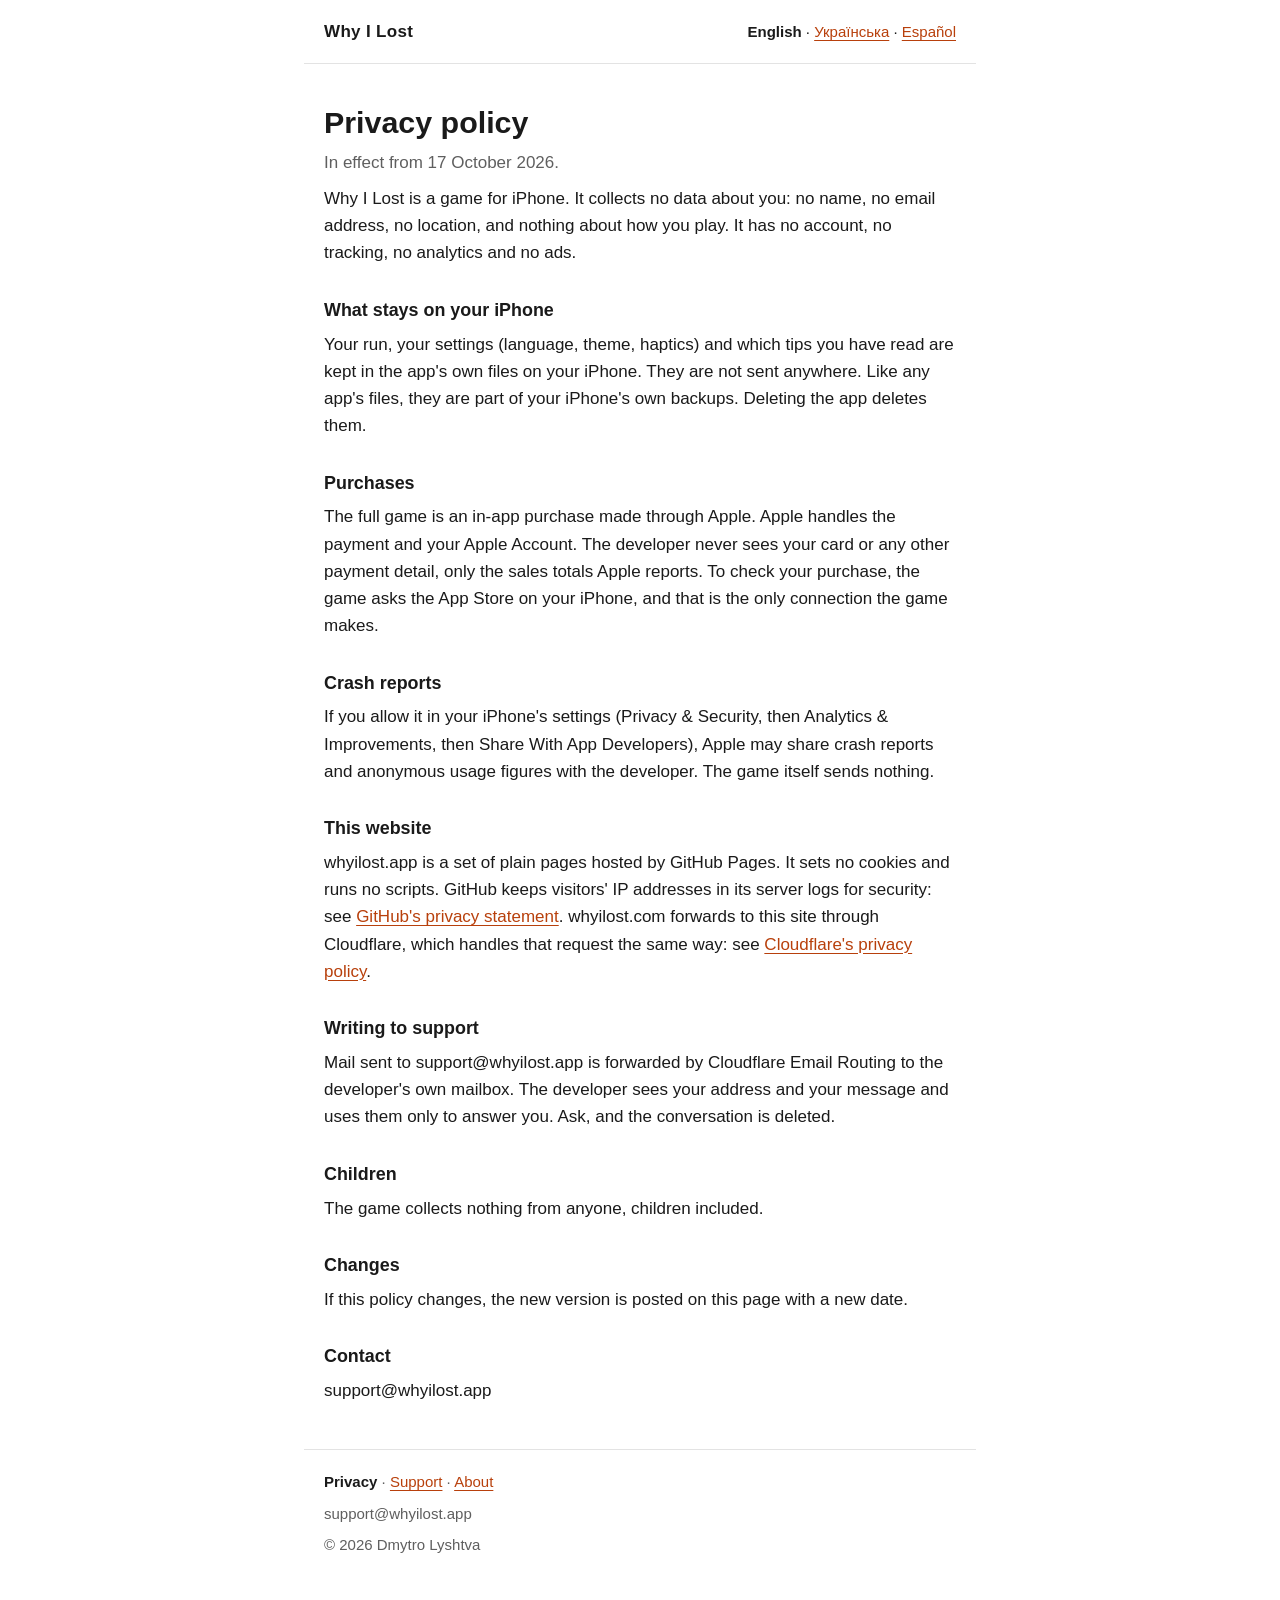
<file: en/privacy/index.html>
<!doctype html>
<html lang="en">
<head>
<meta charset="utf-8">
<meta name="viewport" content="width=device-width, initial-scale=1">
<title>Privacy policy · Why I Lost</title>
<meta name="description" content="Why I Lost collects no data about you: no account, no tracking, no analytics and no ads.">
<link rel="stylesheet" href="/style.css">
<link rel="alternate" hreflang="en" href="https://whyilost.app/en/privacy/">
<link rel="alternate" hreflang="uk" href="https://whyilost.app/uk/privacy/">
<link rel="alternate" hreflang="es" href="https://whyilost.app/es/privacy/">
<link rel="alternate" hreflang="x-default" href="https://whyilost.app/en/privacy/">
</head>
<body>
<header class="top">
<a class="brand" href="/en/">Why I Lost</a>
<nav class="langs" aria-label="Language"><a href="/en/privacy/" lang="en" hreflang="en" aria-current="page">English</a> · <a href="/uk/privacy/" lang="uk" hreflang="uk">Українська</a> · <a href="/es/privacy/" lang="es" hreflang="es">Español</a></nav>
</header>
<main>
<h1>Privacy policy</h1>
<p class='meta'>In effect from 17 October 2026.</p>
<p>Why I Lost is a game for iPhone. It collects no data about you: no name, no email address, no location, and nothing about how you play. It has no account, no tracking, no analytics and no ads.</p>
<h2>What stays on your iPhone</h2>
<p>Your run, your settings (language, theme, haptics) and which tips you have read are kept in the app's own files on your iPhone. They are not sent anywhere. Like any app's files, they are part of your iPhone's own backups. Deleting the app deletes them.</p>
<h2>Purchases</h2>
<p>The full game is an in-app purchase made through Apple. Apple handles the payment and your Apple Account. The developer never sees your card or any other payment detail, only the sales totals Apple reports. To check your purchase, the game asks the App Store on your iPhone, and that is the only connection the game makes.</p>
<h2>Crash reports</h2>
<p>If you allow it in your iPhone's settings (Privacy &amp; Security, then Analytics &amp; Improvements, then Share With App Developers), Apple may share crash reports and anonymous usage figures with the developer. The game itself sends nothing.</p>
<h2>This website</h2>
<p>whyilost.app is a set of plain pages hosted by GitHub Pages. It sets no cookies and runs no scripts. GitHub keeps visitors' IP addresses in its server logs for security: see <a href='https://docs.github.com/en/site-policy/privacy-policies/github-general-privacy-statement'>GitHub's privacy statement</a>. whyilost.com forwards to this site through Cloudflare, which handles that request the same way: see <a href='https://www.cloudflare.com/privacypolicy/'>Cloudflare's privacy policy</a>.</p>
<h2>Writing to support</h2>
<p>Mail sent to support@whyilost.app is forwarded by Cloudflare Email Routing to the developer's own mailbox. The developer sees your address and your message and uses them only to answer you. Ask, and the conversation is deleted.</p>
<h2>Children</h2>
<p>The game collects nothing from anyone, children included.</p>
<h2>Changes</h2>
<p>If this policy changes, the new version is posted on this page with a new date.</p>
<h2>Contact</h2>
<p>support@whyilost.app</p>
</main>
<footer>
<nav aria-label="Pages"><a href="/en/privacy/" aria-current="page">Privacy</a> · <a href="/en/support/">Support</a> · <a href="/en/about/">About</a></nav>
<p>support@whyilost.app</p>
<p>© 2026 Dmytro Lyshtva</p>
</footer>
</body>
</html>
</file>
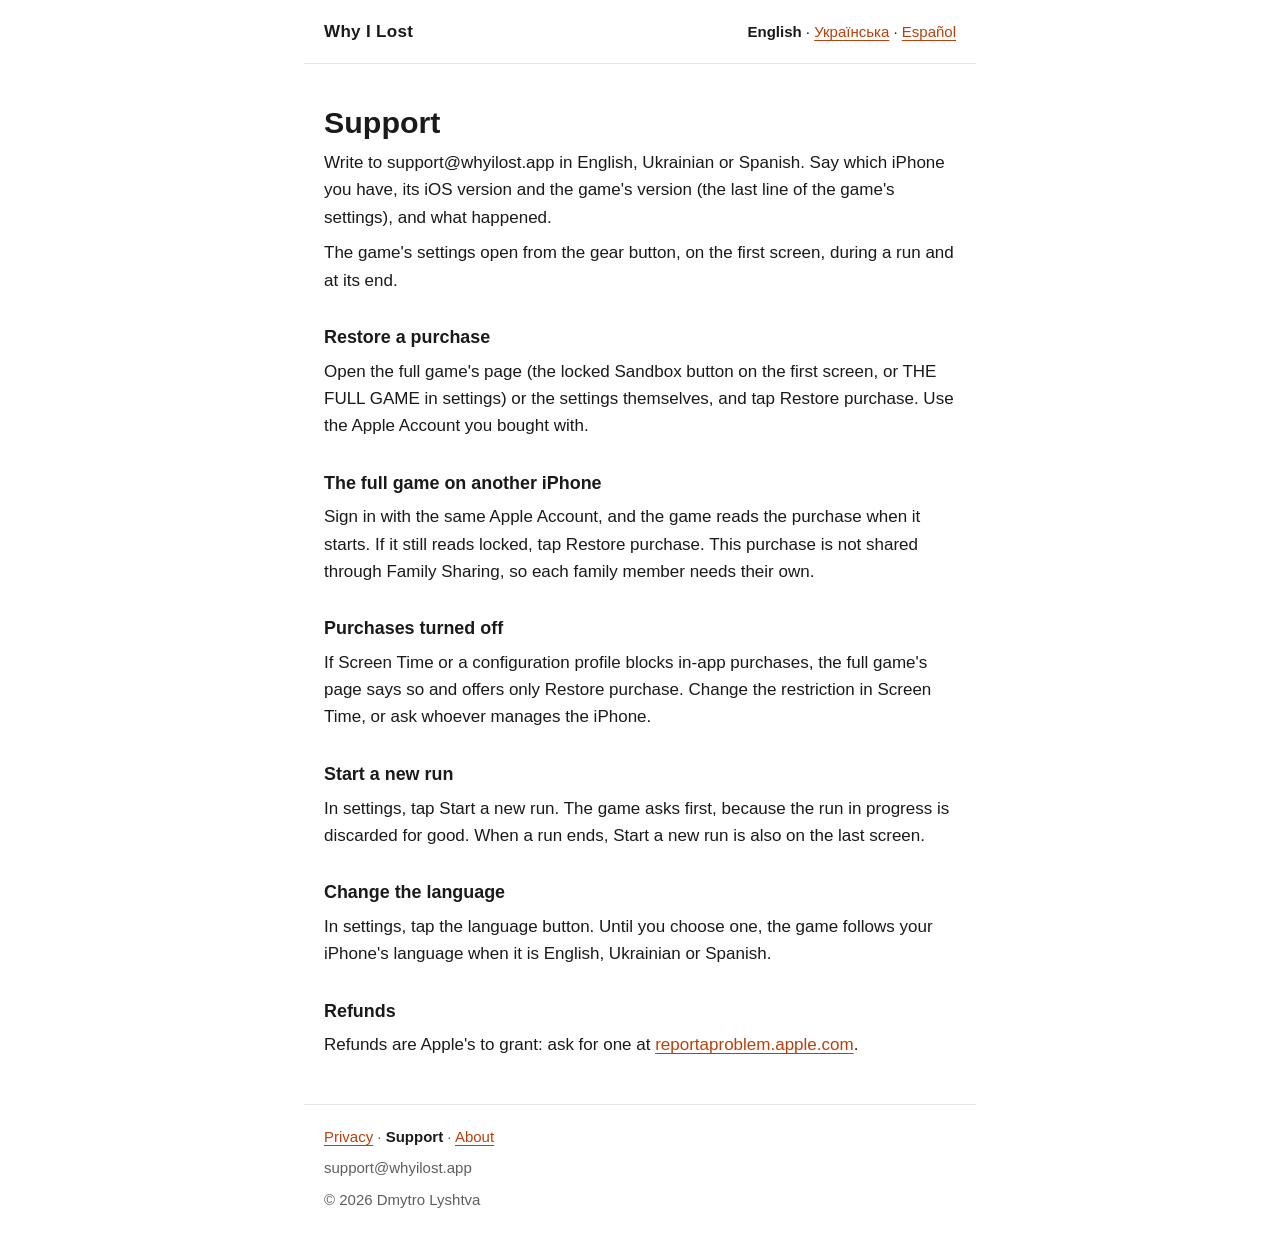
<file: en/support/index.html>
<!doctype html>
<html lang="en">
<head>
<meta charset="utf-8">
<meta name="viewport" content="width=device-width, initial-scale=1">
<title>Support · Why I Lost</title>
<meta name="description" content="How to restore a purchase, start a new run, change the language, and reach the developer.">
<link rel="stylesheet" href="/style.css">
<link rel="alternate" hreflang="en" href="https://whyilost.app/en/support/">
<link rel="alternate" hreflang="uk" href="https://whyilost.app/uk/support/">
<link rel="alternate" hreflang="es" href="https://whyilost.app/es/support/">
<link rel="alternate" hreflang="x-default" href="https://whyilost.app/en/support/">
</head>
<body>
<header class="top">
<a class="brand" href="/en/">Why I Lost</a>
<nav class="langs" aria-label="Language"><a href="/en/support/" lang="en" hreflang="en" aria-current="page">English</a> · <a href="/uk/support/" lang="uk" hreflang="uk">Українська</a> · <a href="/es/support/" lang="es" hreflang="es">Español</a></nav>
</header>
<main>
<h1>Support</h1>
<p>Write to support@whyilost.app in English, Ukrainian or Spanish. Say which iPhone you have, its iOS version and the game's version (the last line of the game's settings), and what happened.</p>
<p>The game's settings open from the gear button, on the first screen, during a run and at its end.</p>
<h2>Restore a purchase</h2>
<p>Open the full game's page (the locked Sandbox button on the first screen, or THE FULL GAME in settings) or the settings themselves, and tap Restore purchase. Use the Apple Account you bought with.</p>
<h2>The full game on another iPhone</h2>
<p>Sign in with the same Apple Account, and the game reads the purchase when it starts. If it still reads locked, tap Restore purchase. This purchase is not shared through Family Sharing, so each family member needs their own.</p>
<h2>Purchases turned off</h2>
<p>If Screen Time or a configuration profile blocks in-app purchases, the full game's page says so and offers only Restore purchase. Change the restriction in Screen Time, or ask whoever manages the iPhone.</p>
<h2>Start a new run</h2>
<p>In settings, tap Start a new run. The game asks first, because the run in progress is discarded for good. When a run ends, Start a new run is also on the last screen.</p>
<h2>Change the language</h2>
<p>In settings, tap the language button. Until you choose one, the game follows your iPhone's language when it is English, Ukrainian or Spanish.</p>
<h2>Refunds</h2>
<p>Refunds are Apple's to grant: ask for one at <a href='https://reportaproblem.apple.com'>reportaproblem.apple.com</a>.</p>
</main>
<footer>
<nav aria-label="Pages"><a href="/en/privacy/">Privacy</a> · <a href="/en/support/" aria-current="page">Support</a> · <a href="/en/about/">About</a></nav>
<p>support@whyilost.app</p>
<p>© 2026 Dmytro Lyshtva</p>
</footer>
</body>
</html>
</file>
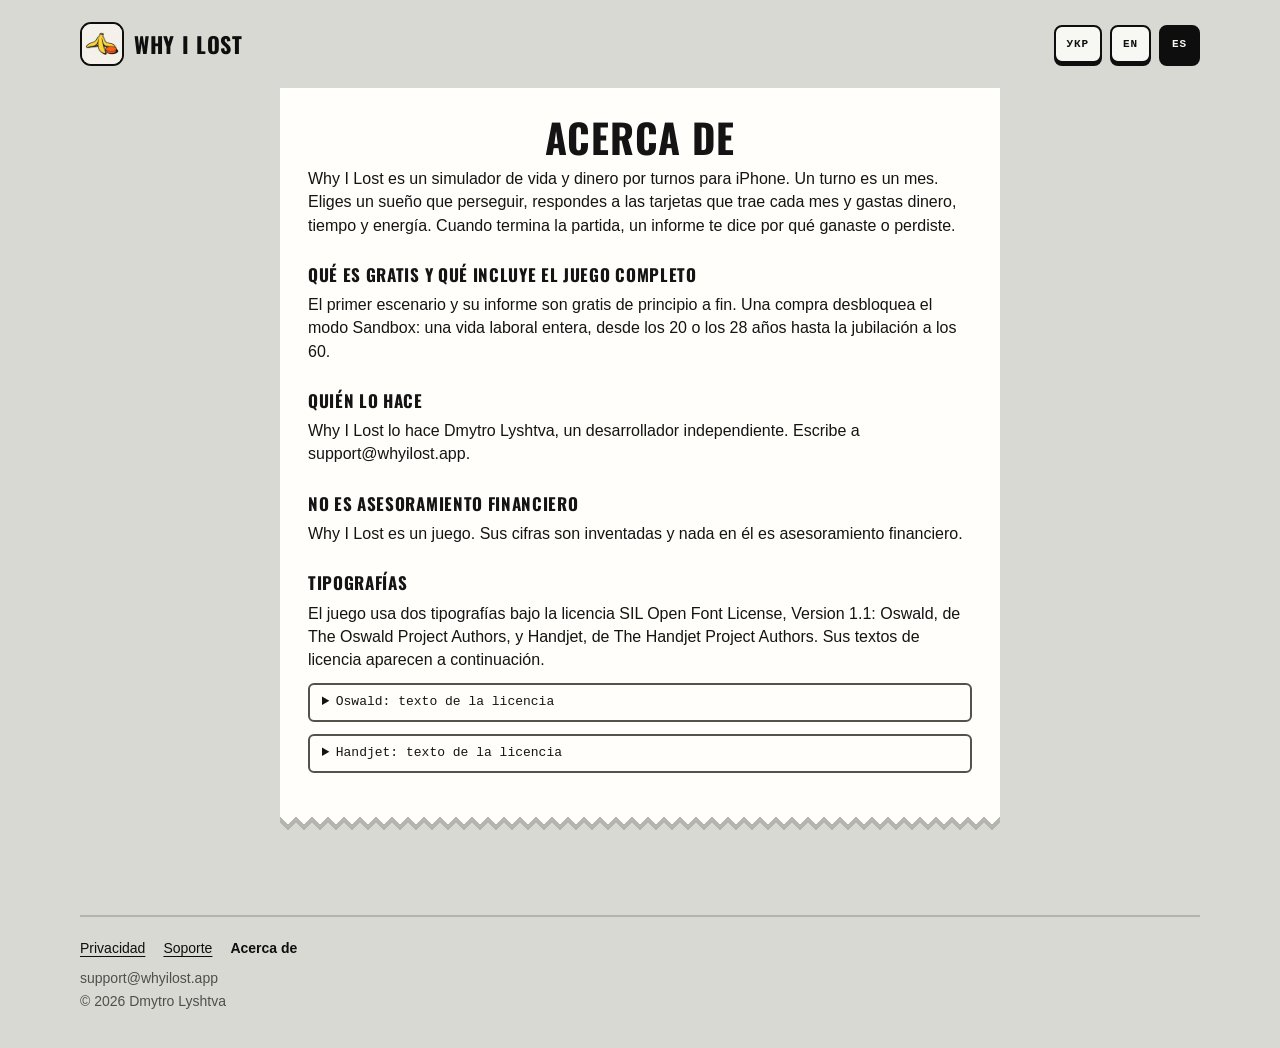
<file: es/about/index.html>
<!doctype html>
<html lang="es">
<head>
<meta charset="utf-8">
<meta name="viewport" content="width=device-width, initial-scale=1">
<title>Acerca de · Why I Lost</title>
<meta name="description" content="Why I Lost, un simulador de vida y dinero por turnos para iPhone, hecho por el desarrollador independiente Dmytro Lyshtva.">
<meta name="theme-color" content="#D9D9D4" media="(prefers-color-scheme: light)">
<meta name="theme-color" content="#0C0C0C" media="(prefers-color-scheme: dark)">
<link rel="icon" type="image/png" href="/img/icon-96.png">
<link rel="apple-touch-icon" href="/img/apple-touch-icon.png">
<link rel="preload" href="/fonts/Oswald-Variable.woff" as="font" type="font/woff" crossorigin>
<link rel="stylesheet" href="/pult.css">
<link rel="alternate" hreflang="en" href="https://whyilost.app/en/about/">
<link rel="alternate" hreflang="uk" href="https://whyilost.app/uk/about/">
<link rel="alternate" hreflang="es" href="https://whyilost.app/es/about/">
<link rel="alternate" hreflang="x-default" href="https://whyilost.app/en/about/">
</head>
<body>
<div class="page">
<header class="top">
<a class="brand" href="/es/"><span class="tile"><img src="/img/icon-96.png" alt="" width="44" height="44"></span><span>Why I Lost</span></a>
<nav class="keys" aria-label="Idioma">
<a class="key" href="/uk/about/" lang="uk" hreflang="uk" aria-label="Українська">УКР</a>
<a class="key" href="/en/about/" lang="en" hreflang="en" aria-label="English">EN</a>
<a class="key" href="/es/about/" lang="es" hreflang="es" aria-label="Español" aria-current="page">ES</a>
</nav>
</header>
<main class="sheet-wrap">
<div class="receipt"><div class="paper sheet">
<h1>Acerca de</h1>
<p>Why I Lost es un simulador de vida y dinero por turnos para iPhone. Un turno es un mes. Eliges un sueño que perseguir, respondes a las tarjetas que trae cada mes y gastas dinero, tiempo y energía. Cuando termina la partida, un informe te dice por qué ganaste o perdiste.</p>
<h2>Qué es gratis y qué incluye el juego completo</h2>
<p>El primer escenario y su informe son gratis de principio a fin. Una compra desbloquea el modo Sandbox: una vida laboral entera, desde los 20 o los 28 años hasta la jubilación a los 60.</p>
<h2>Quién lo hace</h2>
<p>Why I Lost lo hace Dmytro Lyshtva, un desarrollador independiente. Escribe a support@whyilost.app.</p>
<h2>No es asesoramiento financiero</h2>
<p>Why I Lost es un juego. Sus cifras son inventadas y nada en él es asesoramiento financiero.</p>
<h2>Tipografías</h2>
<p>El juego usa dos tipografías bajo la licencia SIL Open Font License, Version 1.1: Oswald, de The Oswald Project Authors, y Handjet, de The Handjet Project Authors. Sus textos de licencia aparecen a continuación.</p>
<details>
<summary>Oswald: texto de la licencia</summary>
<pre>Copyright 2016 The Oswald Project Authors (https://github.com/googlefonts/OswaldFont)

This Font Software is licensed under the SIL Open Font License, Version 1.1.
This license is copied below, and is also available with a FAQ at:
https://scripts.sil.org/OFL


-----------------------------------------------------------
SIL OPEN FONT LICENSE Version 1.1 - 26 February 2007
-----------------------------------------------------------

PREAMBLE
The goals of the Open Font License (OFL) are to stimulate worldwide
development of collaborative font projects, to support the font creation
efforts of academic and linguistic communities, and to provide a free and
open framework in which fonts may be shared and improved in partnership
with others.

The OFL allows the licensed fonts to be used, studied, modified and
redistributed freely as long as they are not sold by themselves. The
fonts, including any derivative works, can be bundled, embedded, 
redistributed and/or sold with any software provided that any reserved
names are not used by derivative works. The fonts and derivatives,
however, cannot be released under any other type of license. The
requirement for fonts to remain under this license does not apply
to any document created using the fonts or their derivatives.

DEFINITIONS
&quot;Font Software&quot; refers to the set of files released by the Copyright
Holder(s) under this license and clearly marked as such. This may
include source files, build scripts and documentation.

&quot;Reserved Font Name&quot; refers to any names specified as such after the
copyright statement(s).

&quot;Original Version&quot; refers to the collection of Font Software components as
distributed by the Copyright Holder(s).

&quot;Modified Version&quot; refers to any derivative made by adding to, deleting,
or substituting -- in part or in whole -- any of the components of the
Original Version, by changing formats or by porting the Font Software to a
new environment.

&quot;Author&quot; refers to any designer, engineer, programmer, technical
writer or other person who contributed to the Font Software.

PERMISSION &amp; CONDITIONS
Permission is hereby granted, free of charge, to any person obtaining
a copy of the Font Software, to use, study, copy, merge, embed, modify,
redistribute, and sell modified and unmodified copies of the Font
Software, subject to the following conditions:

1) Neither the Font Software nor any of its individual components,
in Original or Modified Versions, may be sold by itself.

2) Original or Modified Versions of the Font Software may be bundled,
redistributed and/or sold with any software, provided that each copy
contains the above copyright notice and this license. These can be
included either as stand-alone text files, human-readable headers or
in the appropriate machine-readable metadata fields within text or
binary files as long as those fields can be easily viewed by the user.

3) No Modified Version of the Font Software may use the Reserved Font
Name(s) unless explicit written permission is granted by the corresponding
Copyright Holder. This restriction only applies to the primary font name as
presented to the users.

4) The name(s) of the Copyright Holder(s) or the Author(s) of the Font
Software shall not be used to promote, endorse or advertise any
Modified Version, except to acknowledge the contribution(s) of the
Copyright Holder(s) and the Author(s) or with their explicit written
permission.

5) The Font Software, modified or unmodified, in part or in whole,
must be distributed entirely under this license, and must not be
distributed under any other license. The requirement for fonts to
remain under this license does not apply to any document created
using the Font Software.

TERMINATION
This license becomes null and void if any of the above conditions are
not met.

DISCLAIMER
THE FONT SOFTWARE IS PROVIDED &quot;AS IS&quot;, WITHOUT WARRANTY OF ANY KIND,
EXPRESS OR IMPLIED, INCLUDING BUT NOT LIMITED TO ANY WARRANTIES OF
MERCHANTABILITY, FITNESS FOR A PARTICULAR PURPOSE AND NONINFRINGEMENT
OF COPYRIGHT, PATENT, TRADEMARK, OR OTHER RIGHT. IN NO EVENT SHALL THE
COPYRIGHT HOLDER BE LIABLE FOR ANY CLAIM, DAMAGES OR OTHER LIABILITY,
INCLUDING ANY GENERAL, SPECIAL, INDIRECT, INCIDENTAL, OR CONSEQUENTIAL
DAMAGES, WHETHER IN AN ACTION OF CONTRACT, TORT OR OTHERWISE, ARISING
FROM, OUT OF THE USE OR INABILITY TO USE THE FONT SOFTWARE OR FROM
OTHER DEALINGS IN THE FONT SOFTWARE.</pre>
</details>
<details>
<summary>Handjet: texto de la licencia</summary>
<pre>Copyright 2018 The Handjet Project Authors (https://github.com/rosettatype/Handjet/)

This Font Software is licensed under the SIL Open Font License, Version 1.1.
This license is copied below, and is also available with a FAQ at:
https://scripts.sil.org/OFL


-----------------------------------------------------------
SIL OPEN FONT LICENSE Version 1.1 - 26 February 2007
-----------------------------------------------------------

PREAMBLE
The goals of the Open Font License (OFL) are to stimulate worldwide
development of collaborative font projects, to support the font creation
efforts of academic and linguistic communities, and to provide a free and
open framework in which fonts may be shared and improved in partnership
with others.

The OFL allows the licensed fonts to be used, studied, modified and
redistributed freely as long as they are not sold by themselves. The
fonts, including any derivative works, can be bundled, embedded, 
redistributed and/or sold with any software provided that any reserved
names are not used by derivative works. The fonts and derivatives,
however, cannot be released under any other type of license. The
requirement for fonts to remain under this license does not apply
to any document created using the fonts or their derivatives.

DEFINITIONS
&quot;Font Software&quot; refers to the set of files released by the Copyright
Holder(s) under this license and clearly marked as such. This may
include source files, build scripts and documentation.

&quot;Reserved Font Name&quot; refers to any names specified as such after the
copyright statement(s).

&quot;Original Version&quot; refers to the collection of Font Software components as
distributed by the Copyright Holder(s).

&quot;Modified Version&quot; refers to any derivative made by adding to, deleting,
or substituting -- in part or in whole -- any of the components of the
Original Version, by changing formats or by porting the Font Software to a
new environment.

&quot;Author&quot; refers to any designer, engineer, programmer, technical
writer or other person who contributed to the Font Software.

PERMISSION &amp; CONDITIONS
Permission is hereby granted, free of charge, to any person obtaining
a copy of the Font Software, to use, study, copy, merge, embed, modify,
redistribute, and sell modified and unmodified copies of the Font
Software, subject to the following conditions:

1) Neither the Font Software nor any of its individual components,
in Original or Modified Versions, may be sold by itself.

2) Original or Modified Versions of the Font Software may be bundled,
redistributed and/or sold with any software, provided that each copy
contains the above copyright notice and this license. These can be
included either as stand-alone text files, human-readable headers or
in the appropriate machine-readable metadata fields within text or
binary files as long as those fields can be easily viewed by the user.

3) No Modified Version of the Font Software may use the Reserved Font
Name(s) unless explicit written permission is granted by the corresponding
Copyright Holder. This restriction only applies to the primary font name as
presented to the users.

4) The name(s) of the Copyright Holder(s) or the Author(s) of the Font
Software shall not be used to promote, endorse or advertise any
Modified Version, except to acknowledge the contribution(s) of the
Copyright Holder(s) and the Author(s) or with their explicit written
permission.

5) The Font Software, modified or unmodified, in part or in whole,
must be distributed entirely under this license, and must not be
distributed under any other license. The requirement for fonts to
remain under this license does not apply to any document created
using the Font Software.

TERMINATION
This license becomes null and void if any of the above conditions are
not met.

DISCLAIMER
THE FONT SOFTWARE IS PROVIDED &quot;AS IS&quot;, WITHOUT WARRANTY OF ANY KIND,
EXPRESS OR IMPLIED, INCLUDING BUT NOT LIMITED TO ANY WARRANTIES OF
MERCHANTABILITY, FITNESS FOR A PARTICULAR PURPOSE AND NONINFRINGEMENT
OF COPYRIGHT, PATENT, TRADEMARK, OR OTHER RIGHT. IN NO EVENT SHALL THE
COPYRIGHT HOLDER BE LIABLE FOR ANY CLAIM, DAMAGES OR OTHER LIABILITY,
INCLUDING ANY GENERAL, SPECIAL, INDIRECT, INCIDENTAL, OR CONSEQUENTIAL
DAMAGES, WHETHER IN AN ACTION OF CONTRACT, TORT OR OTHERWISE, ARISING
FROM, OUT OF THE USE OR INABILITY TO USE THE FONT SOFTWARE OR FROM
OTHER DEALINGS IN THE FONT SOFTWARE.</pre>
</details>
</div></div>
</main>
<footer class="foot">
<nav aria-label="Páginas"><a href="/es/privacy/">Privacidad</a><a href="/es/support/">Soporte</a><a href="/es/about/" aria-current="page">Acerca de</a></nav>
<p>support@whyilost.app<br>© 2026 Dmytro Lyshtva</p>
</footer>
</div>
</body>
</html>
</file>
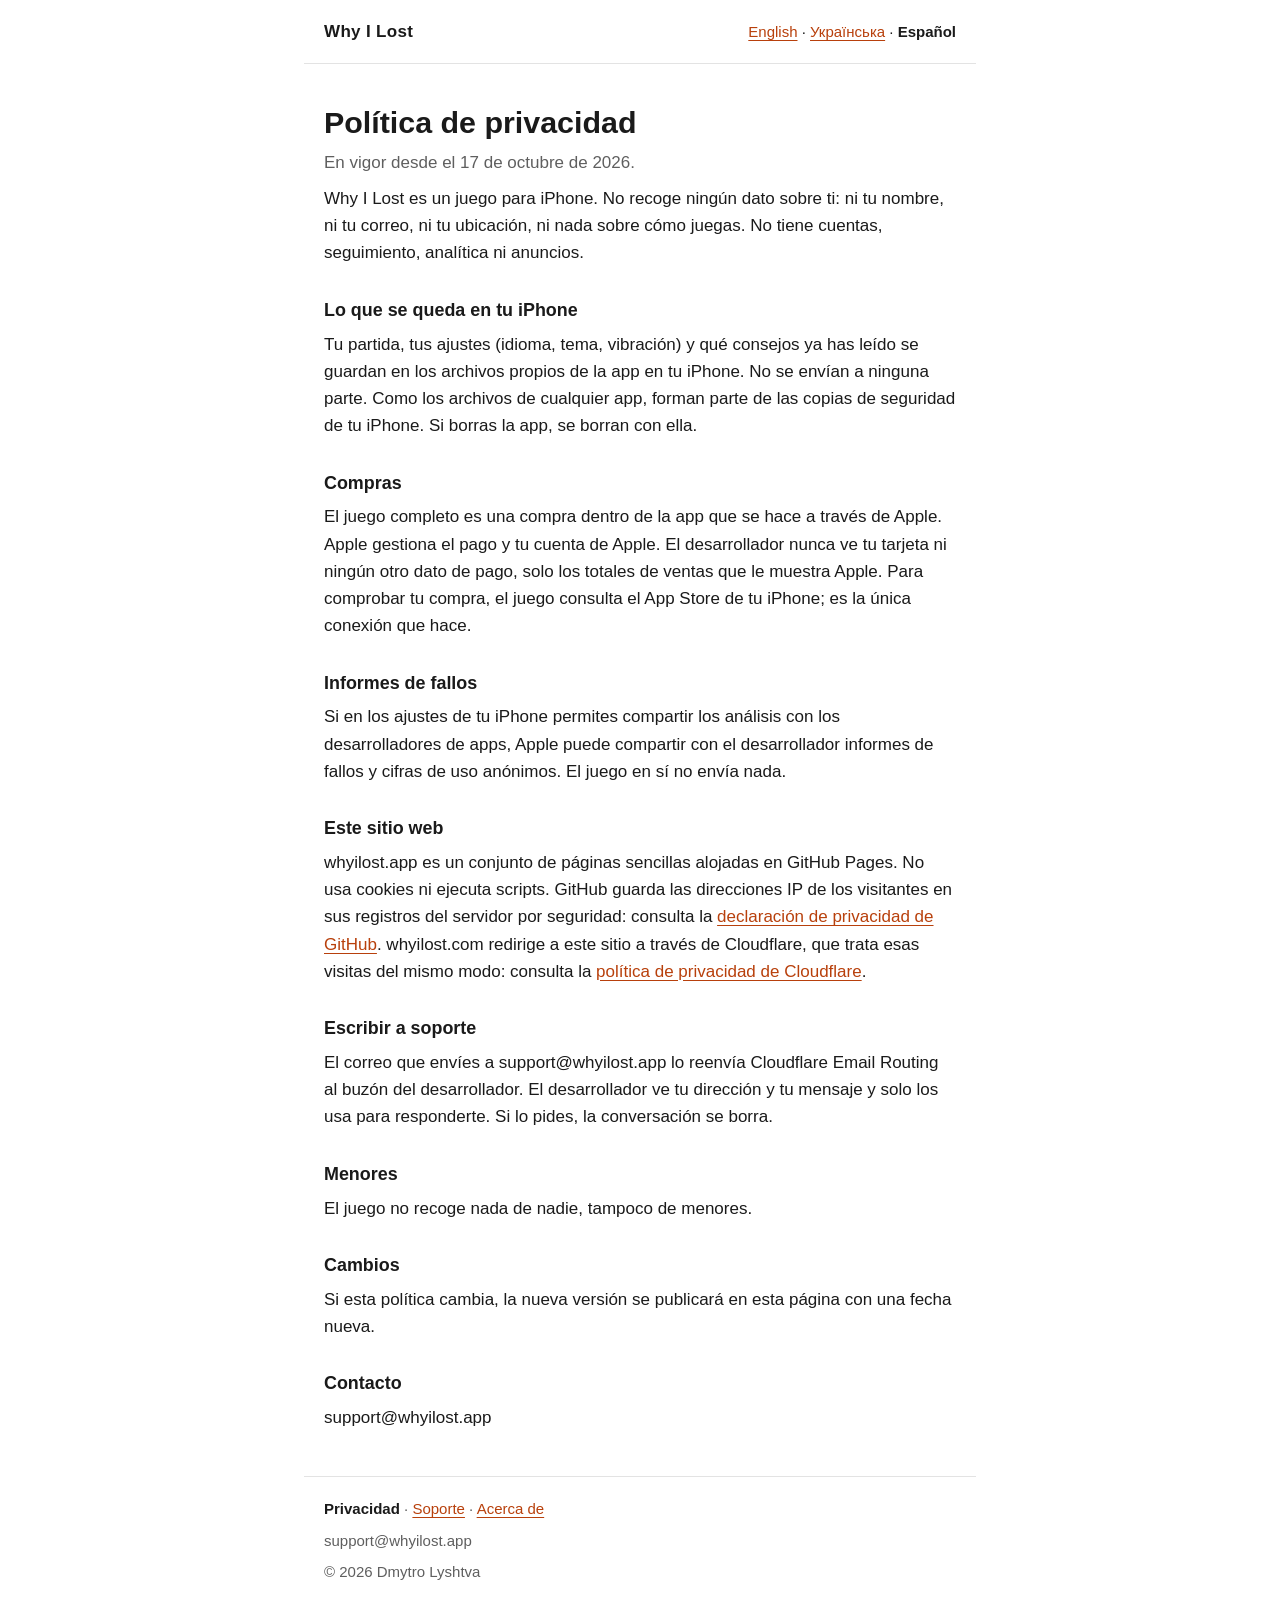
<file: es/privacy/index.html>
<!doctype html>
<html lang="es">
<head>
<meta charset="utf-8">
<meta name="viewport" content="width=device-width, initial-scale=1">
<title>Política de privacidad · Why I Lost</title>
<meta name="description" content="Why I Lost no recoge ningún dato sobre ti: sin cuenta, sin seguimiento, sin analítica y sin anuncios.">
<link rel="stylesheet" href="/style.css">
<link rel="alternate" hreflang="en" href="https://whyilost.app/en/privacy/">
<link rel="alternate" hreflang="uk" href="https://whyilost.app/uk/privacy/">
<link rel="alternate" hreflang="es" href="https://whyilost.app/es/privacy/">
<link rel="alternate" hreflang="x-default" href="https://whyilost.app/en/privacy/">
</head>
<body>
<header class="top">
<a class="brand" href="/es/">Why I Lost</a>
<nav class="langs" aria-label="Idioma"><a href="/en/privacy/" lang="en" hreflang="en">English</a> · <a href="/uk/privacy/" lang="uk" hreflang="uk">Українська</a> · <a href="/es/privacy/" lang="es" hreflang="es" aria-current="page">Español</a></nav>
</header>
<main>
<h1>Política de privacidad</h1>
<p class='meta'>En vigor desde el 17 de octubre de 2026.</p>
<p>Why I Lost es un juego para iPhone. No recoge ningún dato sobre ti: ni tu nombre, ni tu correo, ni tu ubicación, ni nada sobre cómo juegas. No tiene cuentas, seguimiento, analítica ni anuncios.</p>
<h2>Lo que se queda en tu iPhone</h2>
<p>Tu partida, tus ajustes (idioma, tema, vibración) y qué consejos ya has leído se guardan en los archivos propios de la app en tu iPhone. No se envían a ninguna parte. Como los archivos de cualquier app, forman parte de las copias de seguridad de tu iPhone. Si borras la app, se borran con ella.</p>
<h2>Compras</h2>
<p>El juego completo es una compra dentro de la app que se hace a través de Apple. Apple gestiona el pago y tu cuenta de Apple. El desarrollador nunca ve tu tarjeta ni ningún otro dato de pago, solo los totales de ventas que le muestra Apple. Para comprobar tu compra, el juego consulta el App Store de tu iPhone; es la única conexión que hace.</p>
<h2>Informes de fallos</h2>
<p>Si en los ajustes de tu iPhone permites compartir los análisis con los desarrolladores de apps, Apple puede compartir con el desarrollador informes de fallos y cifras de uso anónimos. El juego en sí no envía nada.</p>
<h2>Este sitio web</h2>
<p>whyilost.app es un conjunto de páginas sencillas alojadas en GitHub Pages. No usa cookies ni ejecuta scripts. GitHub guarda las direcciones IP de los visitantes en sus registros del servidor por seguridad: consulta la <a href='https://docs.github.com/en/site-policy/privacy-policies/github-general-privacy-statement'>declaración de privacidad de GitHub</a>. whyilost.com redirige a este sitio a través de Cloudflare, que trata esas visitas del mismo modo: consulta la <a href='https://www.cloudflare.com/privacypolicy/'>política de privacidad de Cloudflare</a>.</p>
<h2>Escribir a soporte</h2>
<p>El correo que envíes a support@whyilost.app lo reenvía Cloudflare Email Routing al buzón del desarrollador. El desarrollador ve tu dirección y tu mensaje y solo los usa para responderte. Si lo pides, la conversación se borra.</p>
<h2>Menores</h2>
<p>El juego no recoge nada de nadie, tampoco de menores.</p>
<h2>Cambios</h2>
<p>Si esta política cambia, la nueva versión se publicará en esta página con una fecha nueva.</p>
<h2>Contacto</h2>
<p>support@whyilost.app</p>
</main>
<footer>
<nav aria-label="Páginas"><a href="/es/privacy/" aria-current="page">Privacidad</a> · <a href="/es/support/">Soporte</a> · <a href="/es/about/">Acerca de</a></nav>
<p>support@whyilost.app</p>
<p>© 2026 Dmytro Lyshtva</p>
</footer>
</body>
</html>
</file>
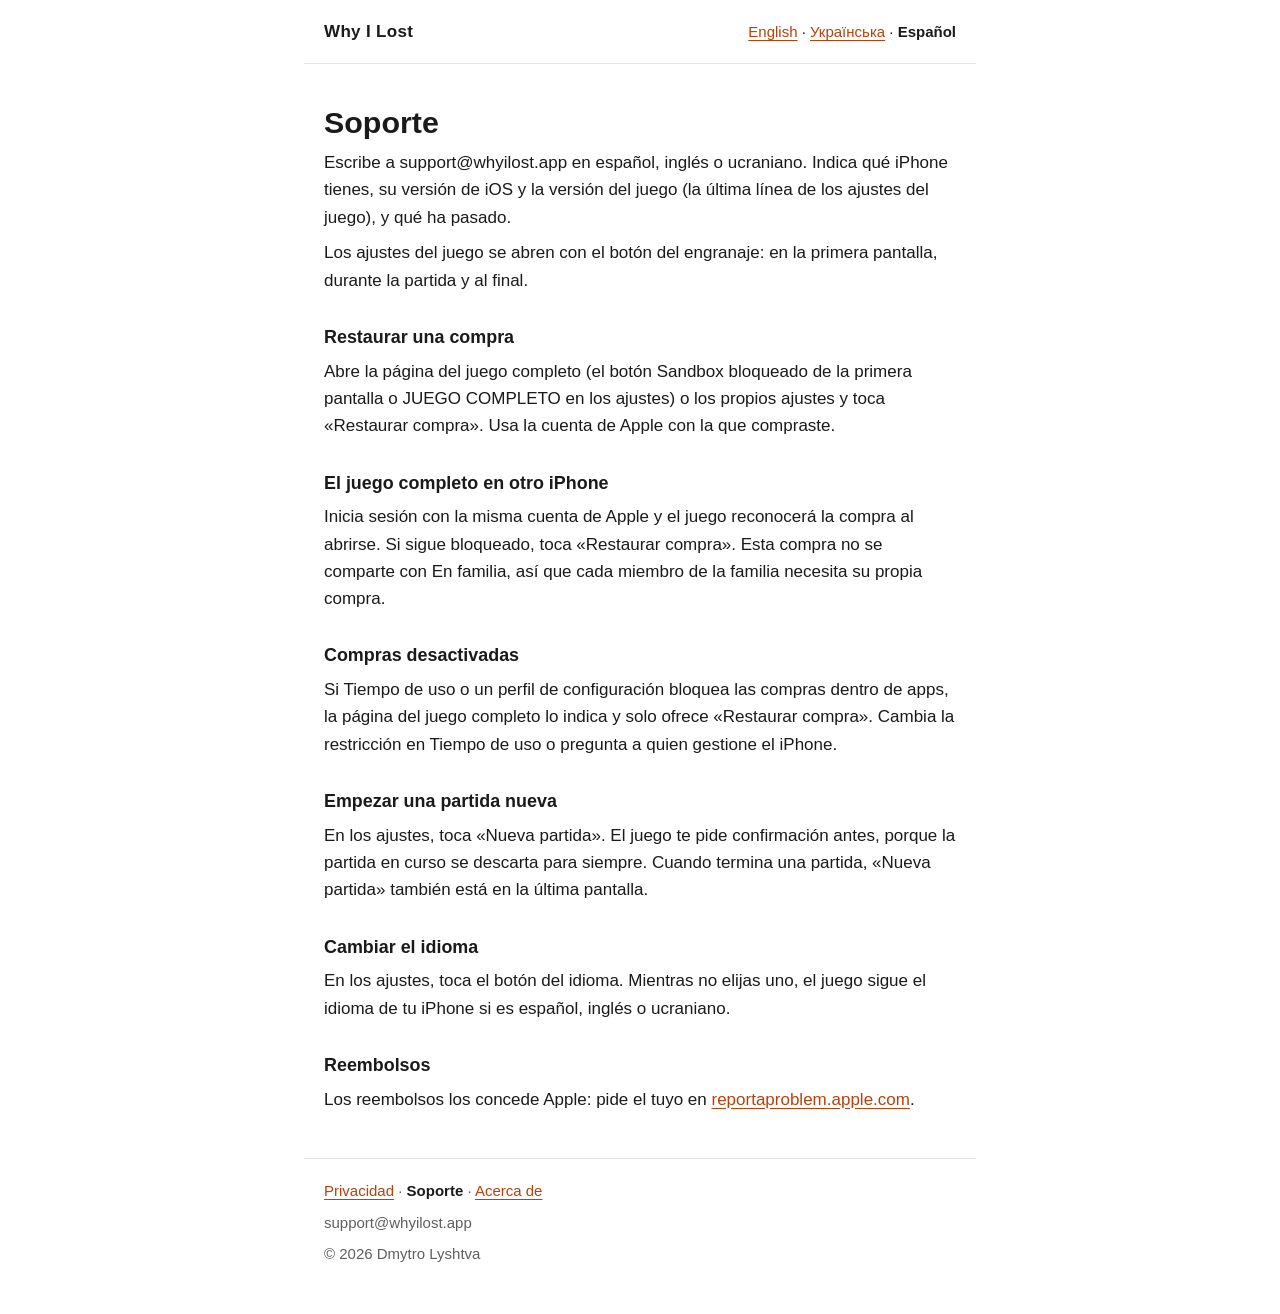
<file: es/support/index.html>
<!doctype html>
<html lang="es">
<head>
<meta charset="utf-8">
<meta name="viewport" content="width=device-width, initial-scale=1">
<title>Soporte · Why I Lost</title>
<meta name="description" content="Cómo restaurar una compra, empezar una partida nueva, cambiar el idioma y escribir al desarrollador.">
<link rel="stylesheet" href="/style.css">
<link rel="alternate" hreflang="en" href="https://whyilost.app/en/support/">
<link rel="alternate" hreflang="uk" href="https://whyilost.app/uk/support/">
<link rel="alternate" hreflang="es" href="https://whyilost.app/es/support/">
<link rel="alternate" hreflang="x-default" href="https://whyilost.app/en/support/">
</head>
<body>
<header class="top">
<a class="brand" href="/es/">Why I Lost</a>
<nav class="langs" aria-label="Idioma"><a href="/en/support/" lang="en" hreflang="en">English</a> · <a href="/uk/support/" lang="uk" hreflang="uk">Українська</a> · <a href="/es/support/" lang="es" hreflang="es" aria-current="page">Español</a></nav>
</header>
<main>
<h1>Soporte</h1>
<p>Escribe a support@whyilost.app en español, inglés o ucraniano. Indica qué iPhone tienes, su versión de iOS y la versión del juego (la última línea de los ajustes del juego), y qué ha pasado.</p>
<p>Los ajustes del juego se abren con el botón del engranaje: en la primera pantalla, durante la partida y al final.</p>
<h2>Restaurar una compra</h2>
<p>Abre la página del juego completo (el botón Sandbox bloqueado de la primera pantalla o JUEGO COMPLETO en los ajustes) o los propios ajustes y toca «Restaurar compra». Usa la cuenta de Apple con la que compraste.</p>
<h2>El juego completo en otro iPhone</h2>
<p>Inicia sesión con la misma cuenta de Apple y el juego reconocerá la compra al abrirse. Si sigue bloqueado, toca «Restaurar compra». Esta compra no se comparte con En familia, así que cada miembro de la familia necesita su propia compra.</p>
<h2>Compras desactivadas</h2>
<p>Si Tiempo de uso o un perfil de configuración bloquea las compras dentro de apps, la página del juego completo lo indica y solo ofrece «Restaurar compra». Cambia la restricción en Tiempo de uso o pregunta a quien gestione el iPhone.</p>
<h2>Empezar una partida nueva</h2>
<p>En los ajustes, toca «Nueva partida». El juego te pide confirmación antes, porque la partida en curso se descarta para siempre. Cuando termina una partida, «Nueva partida» también está en la última pantalla.</p>
<h2>Cambiar el idioma</h2>
<p>En los ajustes, toca el botón del idioma. Mientras no elijas uno, el juego sigue el idioma de tu iPhone si es español, inglés o ucraniano.</p>
<h2>Reembolsos</h2>
<p>Los reembolsos los concede Apple: pide el tuyo en <a href='https://reportaproblem.apple.com'>reportaproblem.apple.com</a>.</p>
</main>
<footer>
<nav aria-label="Páginas"><a href="/es/privacy/">Privacidad</a> · <a href="/es/support/" aria-current="page">Soporte</a> · <a href="/es/about/">Acerca de</a></nav>
<p>support@whyilost.app</p>
<p>© 2026 Dmytro Lyshtva</p>
</footer>
</body>
</html>
</file>
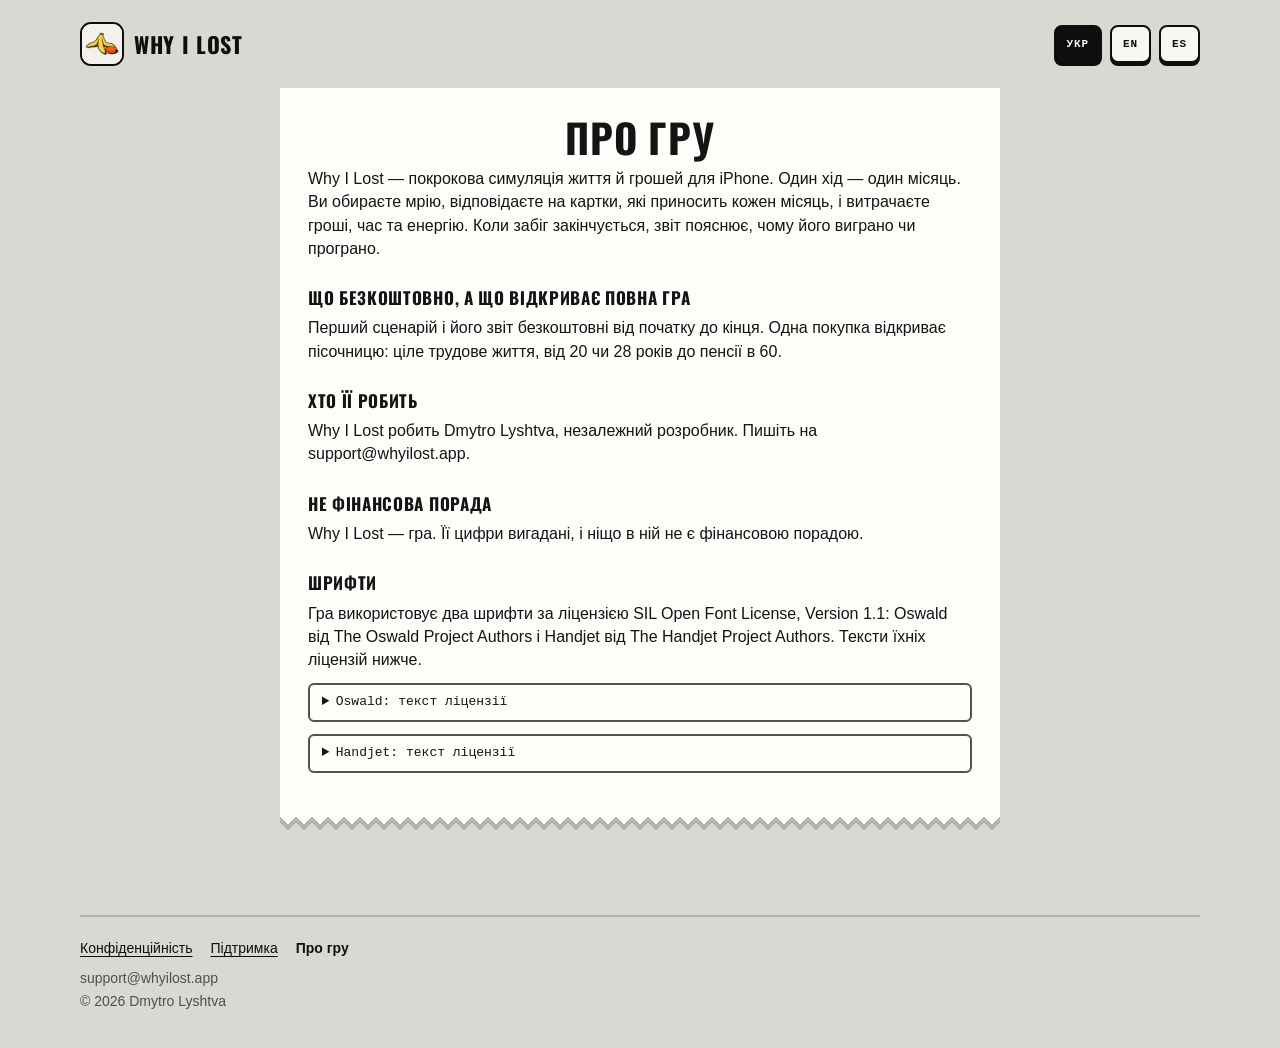
<file: uk/about/index.html>
<!doctype html>
<html lang="uk">
<head>
<meta charset="utf-8">
<meta name="viewport" content="width=device-width, initial-scale=1">
<title>Про гру · Why I Lost</title>
<meta name="description" content="Why I Lost — покрокова симуляція життя й грошей для iPhone від незалежного розробника Dmytro Lyshtva.">
<meta name="theme-color" content="#D9D9D4" media="(prefers-color-scheme: light)">
<meta name="theme-color" content="#0C0C0C" media="(prefers-color-scheme: dark)">
<link rel="icon" type="image/png" href="/img/icon-96.png">
<link rel="apple-touch-icon" href="/img/apple-touch-icon.png">
<link rel="preload" href="/fonts/Oswald-Variable.woff" as="font" type="font/woff" crossorigin>
<link rel="stylesheet" href="/pult.css">
<link rel="alternate" hreflang="en" href="https://whyilost.app/en/about/">
<link rel="alternate" hreflang="uk" href="https://whyilost.app/uk/about/">
<link rel="alternate" hreflang="es" href="https://whyilost.app/es/about/">
<link rel="alternate" hreflang="x-default" href="https://whyilost.app/en/about/">
</head>
<body>
<div class="page">
<header class="top">
<a class="brand" href="/uk/"><span class="tile"><img src="/img/icon-96.png" alt="" width="44" height="44"></span><span>Why I Lost</span></a>
<nav class="keys" aria-label="Мова">
<a class="key" href="/uk/about/" lang="uk" hreflang="uk" aria-label="Українська" aria-current="page">УКР</a>
<a class="key" href="/en/about/" lang="en" hreflang="en" aria-label="English">EN</a>
<a class="key" href="/es/about/" lang="es" hreflang="es" aria-label="Español">ES</a>
</nav>
</header>
<main class="sheet-wrap">
<div class="receipt"><div class="paper sheet">
<h1>Про гру</h1>
<p>Why I Lost — покрокова симуляція життя й грошей для iPhone. Один хід — один місяць. Ви обираєте мрію, відповідаєте на картки, які приносить кожен місяць, і витрачаєте гроші, час та енергію. Коли забіг закінчується, звіт пояснює, чому його виграно чи програно.</p>
<h2>Що безкоштовно, а що відкриває повна гра</h2>
<p>Перший сценарій і його звіт безкоштовні від початку до кінця. Одна покупка відкриває пісочницю: ціле трудове життя, від 20 чи 28 років до пенсії в 60.</p>
<h2>Хто її робить</h2>
<p>Why I Lost робить Dmytro Lyshtva, незалежний розробник. Пишіть на support@whyilost.app.</p>
<h2>Не фінансова порада</h2>
<p>Why I Lost — гра. Її цифри вигадані, і ніщо в ній не є фінансовою порадою.</p>
<h2>Шрифти</h2>
<p>Гра використовує два шрифти за ліцензією SIL Open Font License, Version 1.1: Oswald від The Oswald Project Authors і Handjet від The Handjet Project Authors. Тексти їхніх ліцензій нижче.</p>
<details>
<summary>Oswald: текст ліцензії</summary>
<pre>Copyright 2016 The Oswald Project Authors (https://github.com/googlefonts/OswaldFont)

This Font Software is licensed under the SIL Open Font License, Version 1.1.
This license is copied below, and is also available with a FAQ at:
https://scripts.sil.org/OFL


-----------------------------------------------------------
SIL OPEN FONT LICENSE Version 1.1 - 26 February 2007
-----------------------------------------------------------

PREAMBLE
The goals of the Open Font License (OFL) are to stimulate worldwide
development of collaborative font projects, to support the font creation
efforts of academic and linguistic communities, and to provide a free and
open framework in which fonts may be shared and improved in partnership
with others.

The OFL allows the licensed fonts to be used, studied, modified and
redistributed freely as long as they are not sold by themselves. The
fonts, including any derivative works, can be bundled, embedded, 
redistributed and/or sold with any software provided that any reserved
names are not used by derivative works. The fonts and derivatives,
however, cannot be released under any other type of license. The
requirement for fonts to remain under this license does not apply
to any document created using the fonts or their derivatives.

DEFINITIONS
&quot;Font Software&quot; refers to the set of files released by the Copyright
Holder(s) under this license and clearly marked as such. This may
include source files, build scripts and documentation.

&quot;Reserved Font Name&quot; refers to any names specified as such after the
copyright statement(s).

&quot;Original Version&quot; refers to the collection of Font Software components as
distributed by the Copyright Holder(s).

&quot;Modified Version&quot; refers to any derivative made by adding to, deleting,
or substituting -- in part or in whole -- any of the components of the
Original Version, by changing formats or by porting the Font Software to a
new environment.

&quot;Author&quot; refers to any designer, engineer, programmer, technical
writer or other person who contributed to the Font Software.

PERMISSION &amp; CONDITIONS
Permission is hereby granted, free of charge, to any person obtaining
a copy of the Font Software, to use, study, copy, merge, embed, modify,
redistribute, and sell modified and unmodified copies of the Font
Software, subject to the following conditions:

1) Neither the Font Software nor any of its individual components,
in Original or Modified Versions, may be sold by itself.

2) Original or Modified Versions of the Font Software may be bundled,
redistributed and/or sold with any software, provided that each copy
contains the above copyright notice and this license. These can be
included either as stand-alone text files, human-readable headers or
in the appropriate machine-readable metadata fields within text or
binary files as long as those fields can be easily viewed by the user.

3) No Modified Version of the Font Software may use the Reserved Font
Name(s) unless explicit written permission is granted by the corresponding
Copyright Holder. This restriction only applies to the primary font name as
presented to the users.

4) The name(s) of the Copyright Holder(s) or the Author(s) of the Font
Software shall not be used to promote, endorse or advertise any
Modified Version, except to acknowledge the contribution(s) of the
Copyright Holder(s) and the Author(s) or with their explicit written
permission.

5) The Font Software, modified or unmodified, in part or in whole,
must be distributed entirely under this license, and must not be
distributed under any other license. The requirement for fonts to
remain under this license does not apply to any document created
using the Font Software.

TERMINATION
This license becomes null and void if any of the above conditions are
not met.

DISCLAIMER
THE FONT SOFTWARE IS PROVIDED &quot;AS IS&quot;, WITHOUT WARRANTY OF ANY KIND,
EXPRESS OR IMPLIED, INCLUDING BUT NOT LIMITED TO ANY WARRANTIES OF
MERCHANTABILITY, FITNESS FOR A PARTICULAR PURPOSE AND NONINFRINGEMENT
OF COPYRIGHT, PATENT, TRADEMARK, OR OTHER RIGHT. IN NO EVENT SHALL THE
COPYRIGHT HOLDER BE LIABLE FOR ANY CLAIM, DAMAGES OR OTHER LIABILITY,
INCLUDING ANY GENERAL, SPECIAL, INDIRECT, INCIDENTAL, OR CONSEQUENTIAL
DAMAGES, WHETHER IN AN ACTION OF CONTRACT, TORT OR OTHERWISE, ARISING
FROM, OUT OF THE USE OR INABILITY TO USE THE FONT SOFTWARE OR FROM
OTHER DEALINGS IN THE FONT SOFTWARE.</pre>
</details>
<details>
<summary>Handjet: текст ліцензії</summary>
<pre>Copyright 2018 The Handjet Project Authors (https://github.com/rosettatype/Handjet/)

This Font Software is licensed under the SIL Open Font License, Version 1.1.
This license is copied below, and is also available with a FAQ at:
https://scripts.sil.org/OFL


-----------------------------------------------------------
SIL OPEN FONT LICENSE Version 1.1 - 26 February 2007
-----------------------------------------------------------

PREAMBLE
The goals of the Open Font License (OFL) are to stimulate worldwide
development of collaborative font projects, to support the font creation
efforts of academic and linguistic communities, and to provide a free and
open framework in which fonts may be shared and improved in partnership
with others.

The OFL allows the licensed fonts to be used, studied, modified and
redistributed freely as long as they are not sold by themselves. The
fonts, including any derivative works, can be bundled, embedded, 
redistributed and/or sold with any software provided that any reserved
names are not used by derivative works. The fonts and derivatives,
however, cannot be released under any other type of license. The
requirement for fonts to remain under this license does not apply
to any document created using the fonts or their derivatives.

DEFINITIONS
&quot;Font Software&quot; refers to the set of files released by the Copyright
Holder(s) under this license and clearly marked as such. This may
include source files, build scripts and documentation.

&quot;Reserved Font Name&quot; refers to any names specified as such after the
copyright statement(s).

&quot;Original Version&quot; refers to the collection of Font Software components as
distributed by the Copyright Holder(s).

&quot;Modified Version&quot; refers to any derivative made by adding to, deleting,
or substituting -- in part or in whole -- any of the components of the
Original Version, by changing formats or by porting the Font Software to a
new environment.

&quot;Author&quot; refers to any designer, engineer, programmer, technical
writer or other person who contributed to the Font Software.

PERMISSION &amp; CONDITIONS
Permission is hereby granted, free of charge, to any person obtaining
a copy of the Font Software, to use, study, copy, merge, embed, modify,
redistribute, and sell modified and unmodified copies of the Font
Software, subject to the following conditions:

1) Neither the Font Software nor any of its individual components,
in Original or Modified Versions, may be sold by itself.

2) Original or Modified Versions of the Font Software may be bundled,
redistributed and/or sold with any software, provided that each copy
contains the above copyright notice and this license. These can be
included either as stand-alone text files, human-readable headers or
in the appropriate machine-readable metadata fields within text or
binary files as long as those fields can be easily viewed by the user.

3) No Modified Version of the Font Software may use the Reserved Font
Name(s) unless explicit written permission is granted by the corresponding
Copyright Holder. This restriction only applies to the primary font name as
presented to the users.

4) The name(s) of the Copyright Holder(s) or the Author(s) of the Font
Software shall not be used to promote, endorse or advertise any
Modified Version, except to acknowledge the contribution(s) of the
Copyright Holder(s) and the Author(s) or with their explicit written
permission.

5) The Font Software, modified or unmodified, in part or in whole,
must be distributed entirely under this license, and must not be
distributed under any other license. The requirement for fonts to
remain under this license does not apply to any document created
using the Font Software.

TERMINATION
This license becomes null and void if any of the above conditions are
not met.

DISCLAIMER
THE FONT SOFTWARE IS PROVIDED &quot;AS IS&quot;, WITHOUT WARRANTY OF ANY KIND,
EXPRESS OR IMPLIED, INCLUDING BUT NOT LIMITED TO ANY WARRANTIES OF
MERCHANTABILITY, FITNESS FOR A PARTICULAR PURPOSE AND NONINFRINGEMENT
OF COPYRIGHT, PATENT, TRADEMARK, OR OTHER RIGHT. IN NO EVENT SHALL THE
COPYRIGHT HOLDER BE LIABLE FOR ANY CLAIM, DAMAGES OR OTHER LIABILITY,
INCLUDING ANY GENERAL, SPECIAL, INDIRECT, INCIDENTAL, OR CONSEQUENTIAL
DAMAGES, WHETHER IN AN ACTION OF CONTRACT, TORT OR OTHERWISE, ARISING
FROM, OUT OF THE USE OR INABILITY TO USE THE FONT SOFTWARE OR FROM
OTHER DEALINGS IN THE FONT SOFTWARE.</pre>
</details>
</div></div>
</main>
<footer class="foot">
<nav aria-label="Сторінки"><a href="/uk/privacy/">Конфіденційність</a><a href="/uk/support/">Підтримка</a><a href="/uk/about/" aria-current="page">Про гру</a></nav>
<p>support@whyilost.app<br>© 2026 Dmytro Lyshtva</p>
</footer>
</div>
</body>
</html>
</file>
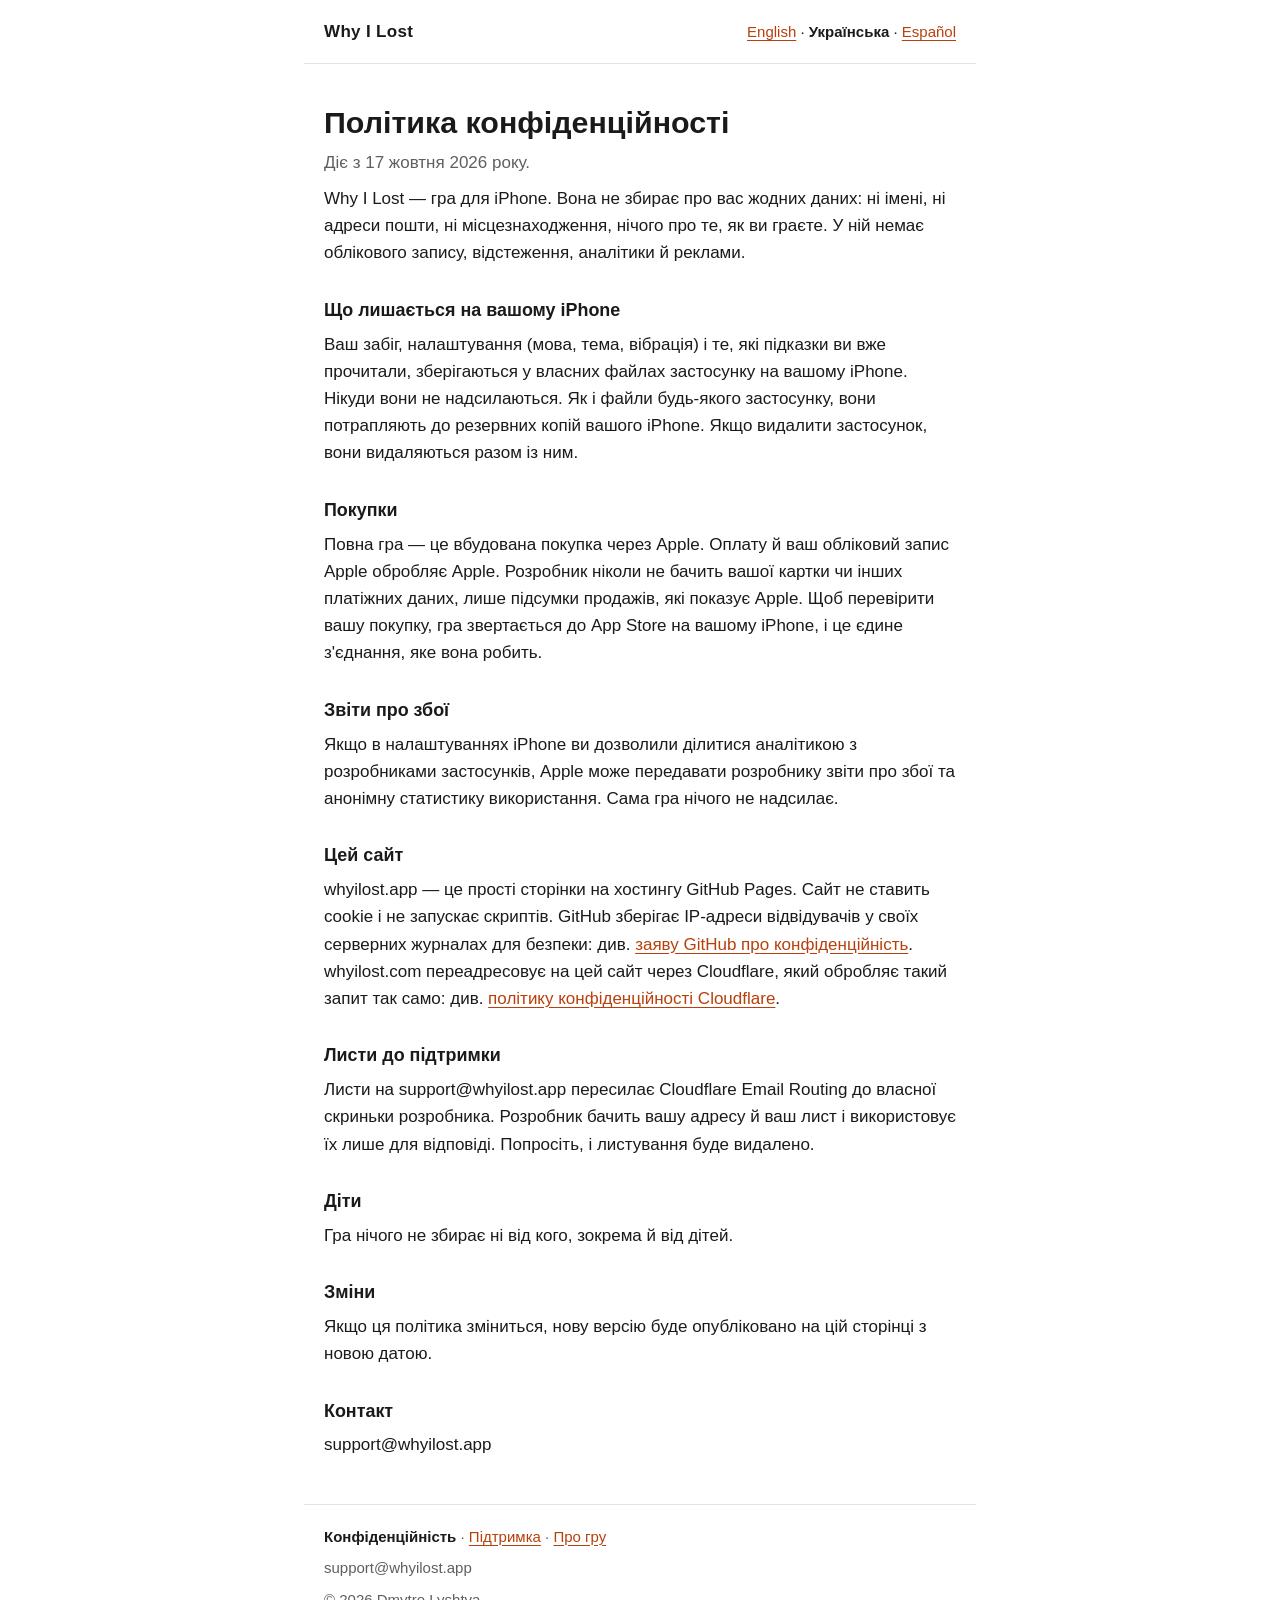
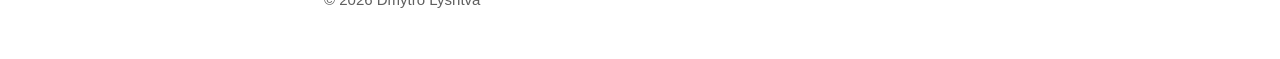
<file: uk/privacy/index.html>
<!doctype html>
<html lang="uk">
<head>
<meta charset="utf-8">
<meta name="viewport" content="width=device-width, initial-scale=1">
<title>Політика конфіденційності · Why I Lost</title>
<meta name="description" content="Why I Lost не збирає про вас жодних даних: без облікового запису, відстеження, аналітики й реклами.">
<link rel="stylesheet" href="/style.css">
<link rel="alternate" hreflang="en" href="https://whyilost.app/en/privacy/">
<link rel="alternate" hreflang="uk" href="https://whyilost.app/uk/privacy/">
<link rel="alternate" hreflang="es" href="https://whyilost.app/es/privacy/">
<link rel="alternate" hreflang="x-default" href="https://whyilost.app/en/privacy/">
</head>
<body>
<header class="top">
<a class="brand" href="/uk/">Why I Lost</a>
<nav class="langs" aria-label="Мова"><a href="/en/privacy/" lang="en" hreflang="en">English</a> · <a href="/uk/privacy/" lang="uk" hreflang="uk" aria-current="page">Українська</a> · <a href="/es/privacy/" lang="es" hreflang="es">Español</a></nav>
</header>
<main>
<h1>Політика конфіденційності</h1>
<p class='meta'>Діє з 17 жовтня 2026 року.</p>
<p>Why I Lost — гра для iPhone. Вона не збирає про вас жодних даних: ні імені, ні адреси пошти, ні місцезнаходження, нічого про те, як ви граєте. У ній немає облікового запису, відстеження, аналітики й реклами.</p>
<h2>Що лишається на вашому iPhone</h2>
<p>Ваш забіг, налаштування (мова, тема, вібрація) і те, які підказки ви вже прочитали, зберігаються у власних файлах застосунку на вашому iPhone. Нікуди вони не надсилаються. Як і файли будь-якого застосунку, вони потрапляють до резервних копій вашого iPhone. Якщо видалити застосунок, вони видаляються разом із ним.</p>
<h2>Покупки</h2>
<p>Повна гра — це вбудована покупка через Apple. Оплату й ваш обліковий запис Apple обробляє Apple. Розробник ніколи не бачить вашої картки чи інших платіжних даних, лише підсумки продажів, які показує Apple. Щоб перевірити вашу покупку, гра звертається до App Store на вашому iPhone, і це єдине з'єднання, яке вона робить.</p>
<h2>Звіти про збої</h2>
<p>Якщо в налаштуваннях iPhone ви дозволили ділитися аналітикою з розробниками застосунків, Apple може передавати розробнику звіти про збої та анонімну статистику використання. Сама гра нічого не надсилає.</p>
<h2>Цей сайт</h2>
<p>whyilost.app — це прості сторінки на хостингу GitHub Pages. Сайт не ставить cookie і не запускає скриптів. GitHub зберігає IP-адреси відвідувачів у своїх серверних журналах для безпеки: див. <a href='https://docs.github.com/en/site-policy/privacy-policies/github-general-privacy-statement'>заяву GitHub про конфіденційність</a>. whyilost.com переадресовує на цей сайт через Cloudflare, який обробляє такий запит так само: див. <a href='https://www.cloudflare.com/privacypolicy/'>політику конфіденційності Cloudflare</a>.</p>
<h2>Листи до підтримки</h2>
<p>Листи на support@whyilost.app пересилає Cloudflare Email Routing до власної скриньки розробника. Розробник бачить вашу адресу й ваш лист і використовує їх лише для відповіді. Попросіть, і листування буде видалено.</p>
<h2>Діти</h2>
<p>Гра нічого не збирає ні від кого, зокрема й від дітей.</p>
<h2>Зміни</h2>
<p>Якщо ця політика зміниться, нову версію буде опубліковано на цій сторінці з новою датою.</p>
<h2>Контакт</h2>
<p>support@whyilost.app</p>
</main>
<footer>
<nav aria-label="Сторінки"><a href="/uk/privacy/" aria-current="page">Конфіденційність</a> · <a href="/uk/support/">Підтримка</a> · <a href="/uk/about/">Про гру</a></nav>
<p>support@whyilost.app</p>
<p>© 2026 Dmytro Lyshtva</p>
</footer>
</body>
</html>
</file>
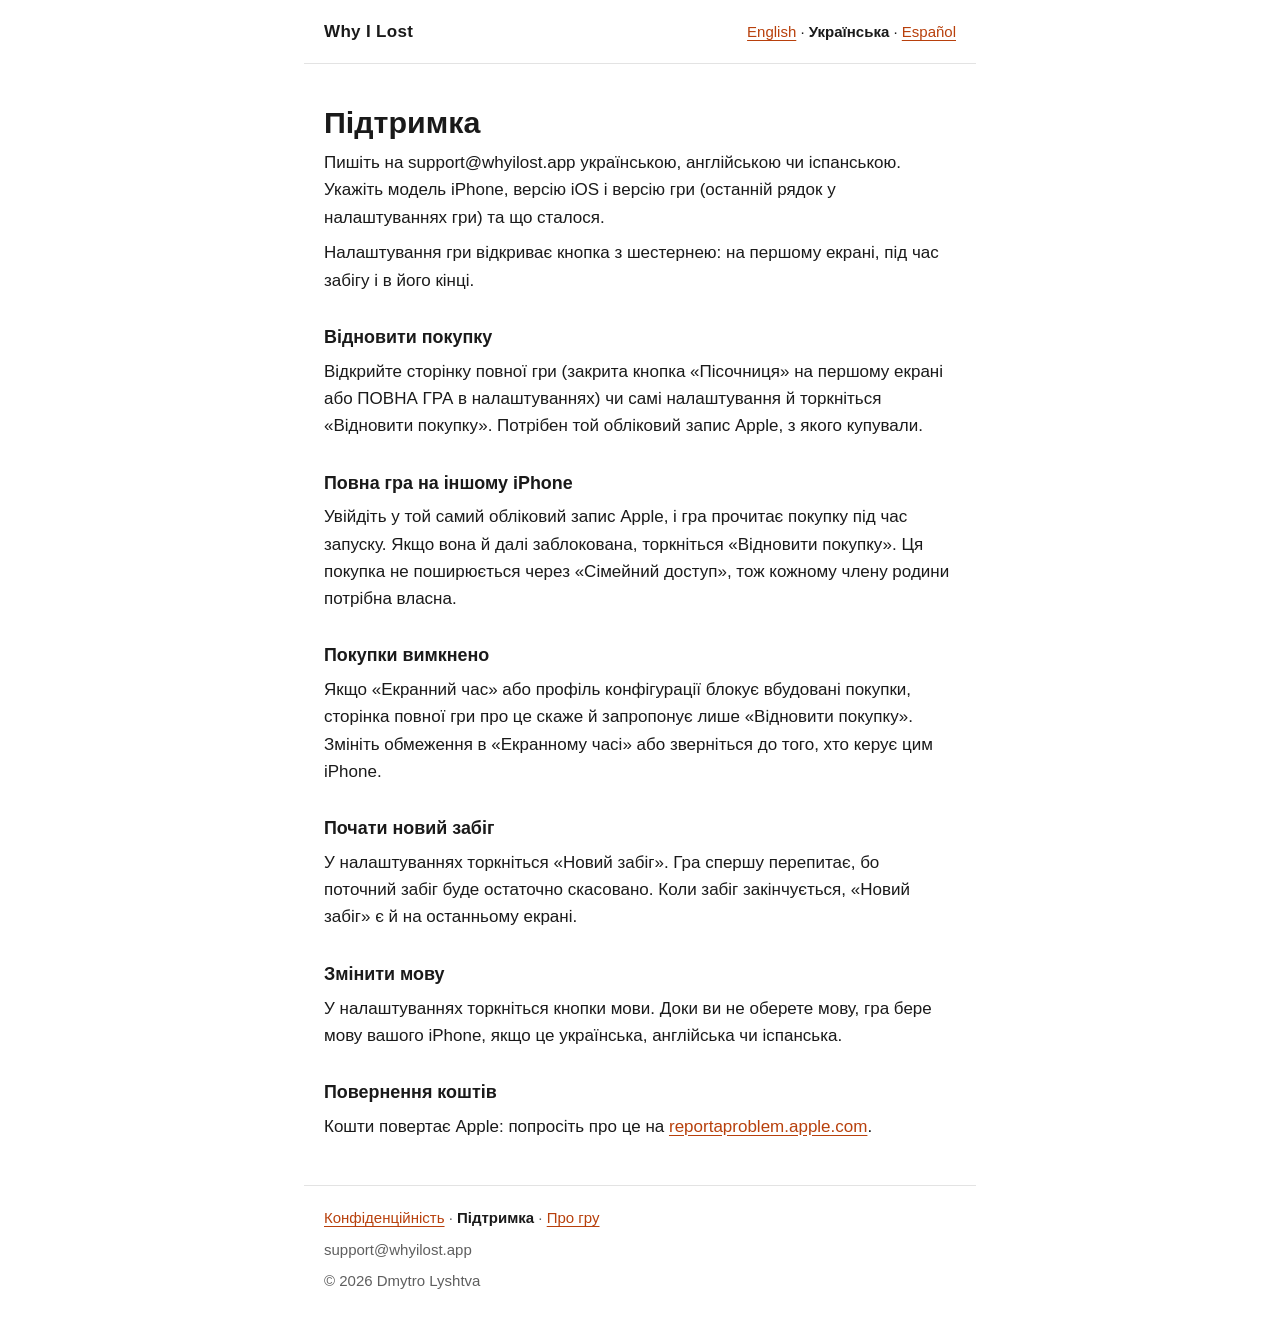
<file: uk/support/index.html>
<!doctype html>
<html lang="uk">
<head>
<meta charset="utf-8">
<meta name="viewport" content="width=device-width, initial-scale=1">
<title>Підтримка · Why I Lost</title>
<meta name="description" content="Як відновити покупку, почати новий забіг, змінити мову й написати розробнику.">
<link rel="stylesheet" href="/style.css">
<link rel="alternate" hreflang="en" href="https://whyilost.app/en/support/">
<link rel="alternate" hreflang="uk" href="https://whyilost.app/uk/support/">
<link rel="alternate" hreflang="es" href="https://whyilost.app/es/support/">
<link rel="alternate" hreflang="x-default" href="https://whyilost.app/en/support/">
</head>
<body>
<header class="top">
<a class="brand" href="/uk/">Why I Lost</a>
<nav class="langs" aria-label="Мова"><a href="/en/support/" lang="en" hreflang="en">English</a> · <a href="/uk/support/" lang="uk" hreflang="uk" aria-current="page">Українська</a> · <a href="/es/support/" lang="es" hreflang="es">Español</a></nav>
</header>
<main>
<h1>Підтримка</h1>
<p>Пишіть на support@whyilost.app українською, англійською чи іспанською. Укажіть модель iPhone, версію iOS і версію гри (останній рядок у налаштуваннях гри) та що сталося.</p>
<p>Налаштування гри відкриває кнопка з шестернею: на першому екрані, під час забігу і в його кінці.</p>
<h2>Відновити покупку</h2>
<p>Відкрийте сторінку повної гри (закрита кнопка «Пісочниця» на першому екрані або ПОВНА ГРА в налаштуваннях) чи самі налаштування й торкніться «Відновити покупку». Потрібен той обліковий запис Apple, з якого купували.</p>
<h2>Повна гра на іншому iPhone</h2>
<p>Увійдіть у той самий обліковий запис Apple, і гра прочитає покупку під час запуску. Якщо вона й далі заблокована, торкніться «Відновити покупку». Ця покупка не поширюється через «Сімейний доступ», тож кожному члену родини потрібна власна.</p>
<h2>Покупки вимкнено</h2>
<p>Якщо «Екранний час» або профіль конфігурації блокує вбудовані покупки, сторінка повної гри про це скаже й запропонує лише «Відновити покупку». Змініть обмеження в «Екранному часі» або зверніться до того, хто керує цим iPhone.</p>
<h2>Почати новий забіг</h2>
<p>У налаштуваннях торкніться «Новий забіг». Гра спершу перепитає, бо поточний забіг буде остаточно скасовано. Коли забіг закінчується, «Новий забіг» є й на останньому екрані.</p>
<h2>Змінити мову</h2>
<p>У налаштуваннях торкніться кнопки мови. Доки ви не оберете мову, гра бере мову вашого iPhone, якщо це українська, англійська чи іспанська.</p>
<h2>Повернення коштів</h2>
<p>Кошти повертає Apple: попросіть про це на <a href='https://reportaproblem.apple.com'>reportaproblem.apple.com</a>.</p>
</main>
<footer>
<nav aria-label="Сторінки"><a href="/uk/privacy/">Конфіденційність</a> · <a href="/uk/support/" aria-current="page">Підтримка</a> · <a href="/uk/about/">Про гру</a></nav>
<p>support@whyilost.app</p>
<p>© 2026 Dmytro Lyshtva</p>
</footer>
</body>
</html>
</file>
<file: pult.css>
/* whyilost.app's landing pages, root and About in the game's own look (story 105, ADR-0064 amendment, docs/DESIGN.md §19).
   Пульт's tokens (docs/DESIGN.md §13.1), light and dark by the visitor's own setting. The idea is B · Чек: the pitch is
   printed as the month's receipt, and the screens are taped on. The plain pages (privacy, support) keep style.css.
   No script, no third-party request: Oswald is the app's own file, the rest is the system's fonts. */
@font-face {
  font-family: Oswald; font-weight: 200 700; font-style: normal; font-display: swap;
  src: url(/fonts/Oswald-Variable.woff) format("woff");
}
:root {
  --body: #D9D9D4; --module: #EDEDEA; --keycap: #F7F7F4; --ink: #0E0E0E; --ink-2: #4F4F4B;
  --signal: #FF5A1F; --stamp: #A62B23; --tape: #141414; --on-tape: #F2F2EE;
  --paper: #FFFEFA; --paper-ink: #141414; --paper-ink-2: #55524B; --illustration: #F4F1EA;
  --hair: rgba(14, 14, 14, .18); --lift: rgba(14, 14, 14, .18); --kraft: rgba(230, 211, 163, .88);
  --mono: ui-monospace, "SF Mono", SFMono-Regular, Menlo, Consolas, monospace;
  --oswald: Oswald, "Arial Narrow", Impact, sans-serif;
  color-scheme: light dark;
}
@media (prefers-color-scheme: dark) {
  :root {
    --body: #0C0C0C; --module: #171717; --keycap: #232323; --ink: #EDEDED; --ink-2: #9A9A96;
    --signal: #FF6B33; --stamp: #FF6A5E; --tape: #EDEDED; --on-tape: #0C0C0C;
    --paper: #1E1D1B; --paper-ink: #F0ECE3; --paper-ink-2: #A9A398;
    --hair: rgba(237, 237, 237, .16); --lift: rgba(0, 0, 0, .55); --kraft: rgba(217, 194, 139, .9);
  }
}
* { box-sizing: border-box; }
html { -webkit-text-size-adjust: 100%; }
body {
  margin: 0; background: var(--body); color: var(--ink); overflow-x: clip;
  font: 16px/1.45 -apple-system, BlinkMacSystemFont, "SF Pro Text", "Segoe UI", Roboto, "Helvetica Neue", Arial, sans-serif;
}
a { color: var(--ink); text-underline-offset: 3px; }
a:hover { text-decoration-thickness: 2px; }
a:focus-visible { outline: 3px solid var(--ink); outline-offset: 3px; border-radius: 4px; }
img { max-width: 100%; }
.page { max-width: 1200px; margin: 0 auto; padding: 14px 16px 0; }

/* the header: the icon, the name, and the language keys */
.top { display: flex; align-items: center; gap: 12px; flex-wrap: wrap; }
.brand {
  display: flex; align-items: center; gap: 10px; margin-right: auto; text-decoration: none;
  font: 700 22px/1 var(--oswald); letter-spacing: .03em; text-transform: uppercase;
}
.tile {
  width: 44px; height: 44px; flex: none; border: 2px solid var(--ink); border-radius: 11px;
  background: var(--illustration); overflow: hidden;
}
.tile img { display: block; width: 100%; height: 100%; }
.keys { display: flex; gap: 8px; }
.key {
  position: relative; display: flex; align-items: center; height: 38px; padding: 0 11px;
  border: 2px solid var(--ink); border-radius: 8px; background: var(--keycap); color: var(--ink);
  box-shadow: 0 3px 0 var(--ink); text-decoration: none;
  font: 800 11px/1 var(--mono); letter-spacing: .08em;
}
.key::after { content: ""; position: absolute; inset: -4px; }
.key[aria-current] { background: var(--ink); color: var(--keycap); }
.key:active { transform: translateY(3px); box-shadow: none; }

/* the receipt */
.hero { margin-top: 22px; }
.receipt-col { max-width: 520px; margin-inline: auto; }
.receipt { filter: drop-shadow(0 6px 0 var(--lift)); }
.paper {
  position: relative; background: var(--paper); color: var(--paper-ink); padding: 26px 20px 38px;
  -webkit-mask: conic-gradient(from -45deg at bottom, #0000, #000 1deg 89deg, #0000 90deg) bottom / 16px 8px repeat-x,
    linear-gradient(#000 0 0) top / 100% calc(100% - 8px) no-repeat;
  mask: conic-gradient(from -45deg at bottom, #0000, #000 1deg 89deg, #0000 90deg) bottom / 16px 8px repeat-x,
    linear-gradient(#000 0 0) top / 100% calc(100% - 8px) no-repeat;
}
.receipt-no { margin: 0; text-align: center; font: 400 12px/1.4 var(--mono); letter-spacing: .14em; color: var(--paper-ink-2); }
.receipt h1 {
  margin: 10px 0 0; text-align: center; font: 700 30px/1.08 var(--oswald); letter-spacing: .02em;
  text-transform: uppercase; text-wrap: balance;
}
.rule { margin: 16px 0 4px; border: 0; border-top: 2px dashed var(--paper-ink-2); }
.pitch { margin: 10px 0 0; font-size: 15px; line-height: 1.45; }
.lines { margin: 0; }
.row { display: flex; align-items: baseline; gap: 6px; margin-top: 9px; font: 500 13.5px/1.35 var(--mono); }
.row dt, .row dd { margin: 0; min-width: 0; overflow-wrap: anywhere; }
.row i { flex: 1 1 12px; min-width: 12px; border-bottom: 2px dotted var(--paper-ink-2); }
.row.total { font-weight: 800; }
.stamp {
  display: block; width: fit-content; margin: 14px 4px -6px auto; padding: 3px 9px; transform: rotate(-9deg);
  border: 3px solid var(--stamp); border-radius: 4px; color: var(--stamp);
  font: 700 15px/1.2 var(--oswald); letter-spacing: .08em; text-transform: uppercase;
}

/* the store element: Apple's badge, or the dated line before it (scripts/site-state.sh writes the block) */
.store { display: flex; justify-content: center; padding: 26px 13px 13px; }
.badge { display: block; line-height: 0; border-radius: 10px; }
.badge img { display: block; height: 52px; width: auto; }
.soon {
  margin: 0; padding: 10px 14px; border: 2px dashed var(--ink-2); border-radius: 10px; text-align: center;
  font: 700 13px/1.35 var(--mono); letter-spacing: .04em; color: var(--ink);
}

/* the screens, taped on */
.collage { display: none; }
.shots { margin-top: 64px; }
.cards { list-style: none; margin: 0; padding: 0; display: flex; flex-direction: column; }
.card {
  position: relative; width: min(236px, 74%); padding: 8px; background: var(--paper);
  box-shadow: 0 5px 0 var(--lift);
}
.card::before {
  content: ""; position: absolute; left: 50%; top: -10px; width: 86px; height: 22px; margin-left: -43px;
  background: var(--kraft); transform: rotate(2deg);
}
.card img { display: block; width: 100%; height: auto; }
.cards li:nth-child(odd) { align-self: flex-start; transform: rotate(-1.6deg); }
.cards li:nth-child(even) { align-self: flex-end; transform: rotate(1.4deg); }
.cards li + li { margin-top: -90px; }
.cards li:nth-child(odd) .card::before { transform: rotate(3deg); }
.cards li:nth-child(even) .card::before { transform: rotate(-3deg); }
@media (min-width: 600px) {
  .cards { display: grid; grid-template-columns: repeat(3, minmax(0, 1fr)); gap: 40px 24px; }
  .cards li, .cards li + li { margin-top: 0; align-self: auto; }
  .card { width: 100%; }
}

/* the footer */
.foot { margin-top: 64px; padding: 20px 0 36px; border-top: 2px solid var(--hair); color: var(--ink-2); font-size: 14px; line-height: 1.6; }
.foot p { margin: 8px 0 0; }
.foot nav { display: flex; flex-wrap: wrap; gap: 4px 18px; }
.foot nav a { color: var(--ink); }
.foot nav a[aria-current] { font-weight: 700; text-decoration: none; }
.credit { font-size: 12.5px; }

/* About: the same paper, the same header and footer */
.sheet h1 { margin: 0; font: 700 30px/1.08 var(--oswald); letter-spacing: .02em; text-transform: uppercase; }
.sheet h2 { margin: 1.6em 0 .3em; font: 700 17px/1.25 var(--oswald); letter-spacing: .04em; text-transform: uppercase; }
.sheet p { margin: .5em 0; }
.sheet details { border: 2px solid var(--paper-ink-2); border-radius: 6px; padding: 8px 12px; margin: 12px 0; }
.sheet summary { cursor: pointer; font-family: var(--mono); font-size: 13px; }
.sheet pre { white-space: pre-wrap; overflow-wrap: anywhere; font: 12.5px/1.5 var(--mono); color: var(--paper-ink-2); }
.sheet a { color: var(--paper-ink); }
.sheet-wrap { margin-top: 22px; max-width: 720px; margin-inline: auto; }

/* the root: three keys */
.choose { margin-top: 22px; max-width: 520px; margin-inline: auto; }
.choose .paper { padding-bottom: 34px; }
.choose h1 { margin-bottom: 4px; }
.choose ul { list-style: none; margin: 18px 0 0; padding: 0; display: grid; gap: 18px; }
.choose li { display: grid; gap: 6px; justify-items: start; }
.choose .key { height: 46px; padding: 0 16px; font-size: 14px; }
.choose li span { font-size: 14.5px; line-height: 1.4; }

@media (min-width: 1100px) {
  .page { padding: 22px 40px 0; }
  .hero { display: flex; gap: 40px; align-items: flex-start; margin-top: 26px; }
  .receipt-col { flex: none; width: 500px; max-width: none; margin: 0; }
  .receipt h1 { font-size: 40px; }
  .receipt .paper { padding: 28px 28px 40px; }
  .pitch { font-size: 17px; }
  .row { font-size: 15px; }
  .collage { display: block; position: relative; flex: 1 1 auto; height: 720px; min-width: 0; }
  .collage .card { position: absolute; width: 54%; }
  .collage .card.a { left: 0; top: 20px; transform: rotate(-2.5deg); }
  .collage .card.b { left: 48%; top: 120px; width: 50%; transform: rotate(3deg); }
  .shots { margin-top: 90px; }
  .cards { grid-template-columns: repeat(6, minmax(0, 1fr)); gap: 20px; align-items: start; }
  .cards li:nth-child(even) { margin-top: 40px; }
  .cards li:nth-child(1) { transform: rotate(-1.6deg); } .cards li:nth-child(2) { transform: rotate(1.4deg); }
  .cards li:nth-child(3) { transform: rotate(-1.2deg); } .cards li:nth-child(4) { transform: rotate(1.8deg); }
  .cards li:nth-child(5) { transform: rotate(-1.4deg); } .cards li:nth-child(6) { transform: rotate(1.2deg); }
  .foot { margin-top: 90px; }
}
</file>
<file: style.css>
/* whyilost.app's plain pages (story 028, ADR-0064): privacy and support, in the Togethis pattern. The landing pages, the root
   and About are in the game's own look, in pult.css (story 105). One column, the system font, light and dark. No script, no
   web font, no cookie. */
:root { --bg: #ffffff; --fg: #1a1a1a; --muted: #5f5f5f; --line: #e3e3e3; --link: #b8400c; color-scheme: light dark; }
@media (prefers-color-scheme: dark) {
  :root { --bg: #111111; --fg: #ededed; --muted: #a3a3a3; --line: #333333; --link: #ff8a57; }
}
* { box-sizing: border-box; }
body {
  margin: 0; background: var(--bg); color: var(--fg);
  font: 17px/1.6 -apple-system, BlinkMacSystemFont, "Segoe UI", Roboto, "Helvetica Neue", Arial, sans-serif;
  -webkit-text-size-adjust: 100%;
}
header.top, main, footer { max-width: 42rem; margin-inline: auto; padding-inline: 20px; }
header.top {
  display: flex; flex-wrap: wrap; justify-content: space-between; align-items: baseline; gap: 6px 16px;
  padding-block: 18px; border-bottom: 1px solid var(--line);
}
.brand { font-weight: 700; letter-spacing: .02em; color: var(--fg); text-decoration: none; }
a { color: var(--link); text-underline-offset: 3px; }
a:focus-visible { outline: 3px solid var(--link); outline-offset: 2px; }
nav a[aria-current] { color: var(--fg); font-weight: 600; text-decoration: none; }
.langs { font-size: 15px; }
h1 { font-size: 1.9rem; line-height: 1.2; margin: 1.3em 0 .3em; text-wrap: balance; }
h2 { font-size: 1.12rem; line-height: 1.3; margin: 1.8em 0 .35em; }
p { margin: .5em 0; }
.meta { color: var(--muted); margin-top: 0; }
details { border: 1px solid var(--line); border-radius: 8px; padding: 8px 12px; margin: 12px 0; }
summary { cursor: pointer; }
pre { white-space: pre-wrap; overflow-wrap: anywhere; font: 13px/1.5 ui-monospace, Menlo, monospace; color: var(--muted); }
footer { margin-top: 3em; padding-block: 20px 40px; border-top: 1px solid var(--line); color: var(--muted); font-size: 15px; }
footer nav { margin-bottom: .4em; }
main.root { padding-block: 16vh 40px; }
.choose { list-style: none; padding: 0; margin: 1.2em 0; display: grid; gap: 14px; }
.choose li { display: grid; gap: 2px; }
.choose a { font-weight: 600; font-size: 1.1rem; }
.choose span { color: var(--muted); }
</file>
